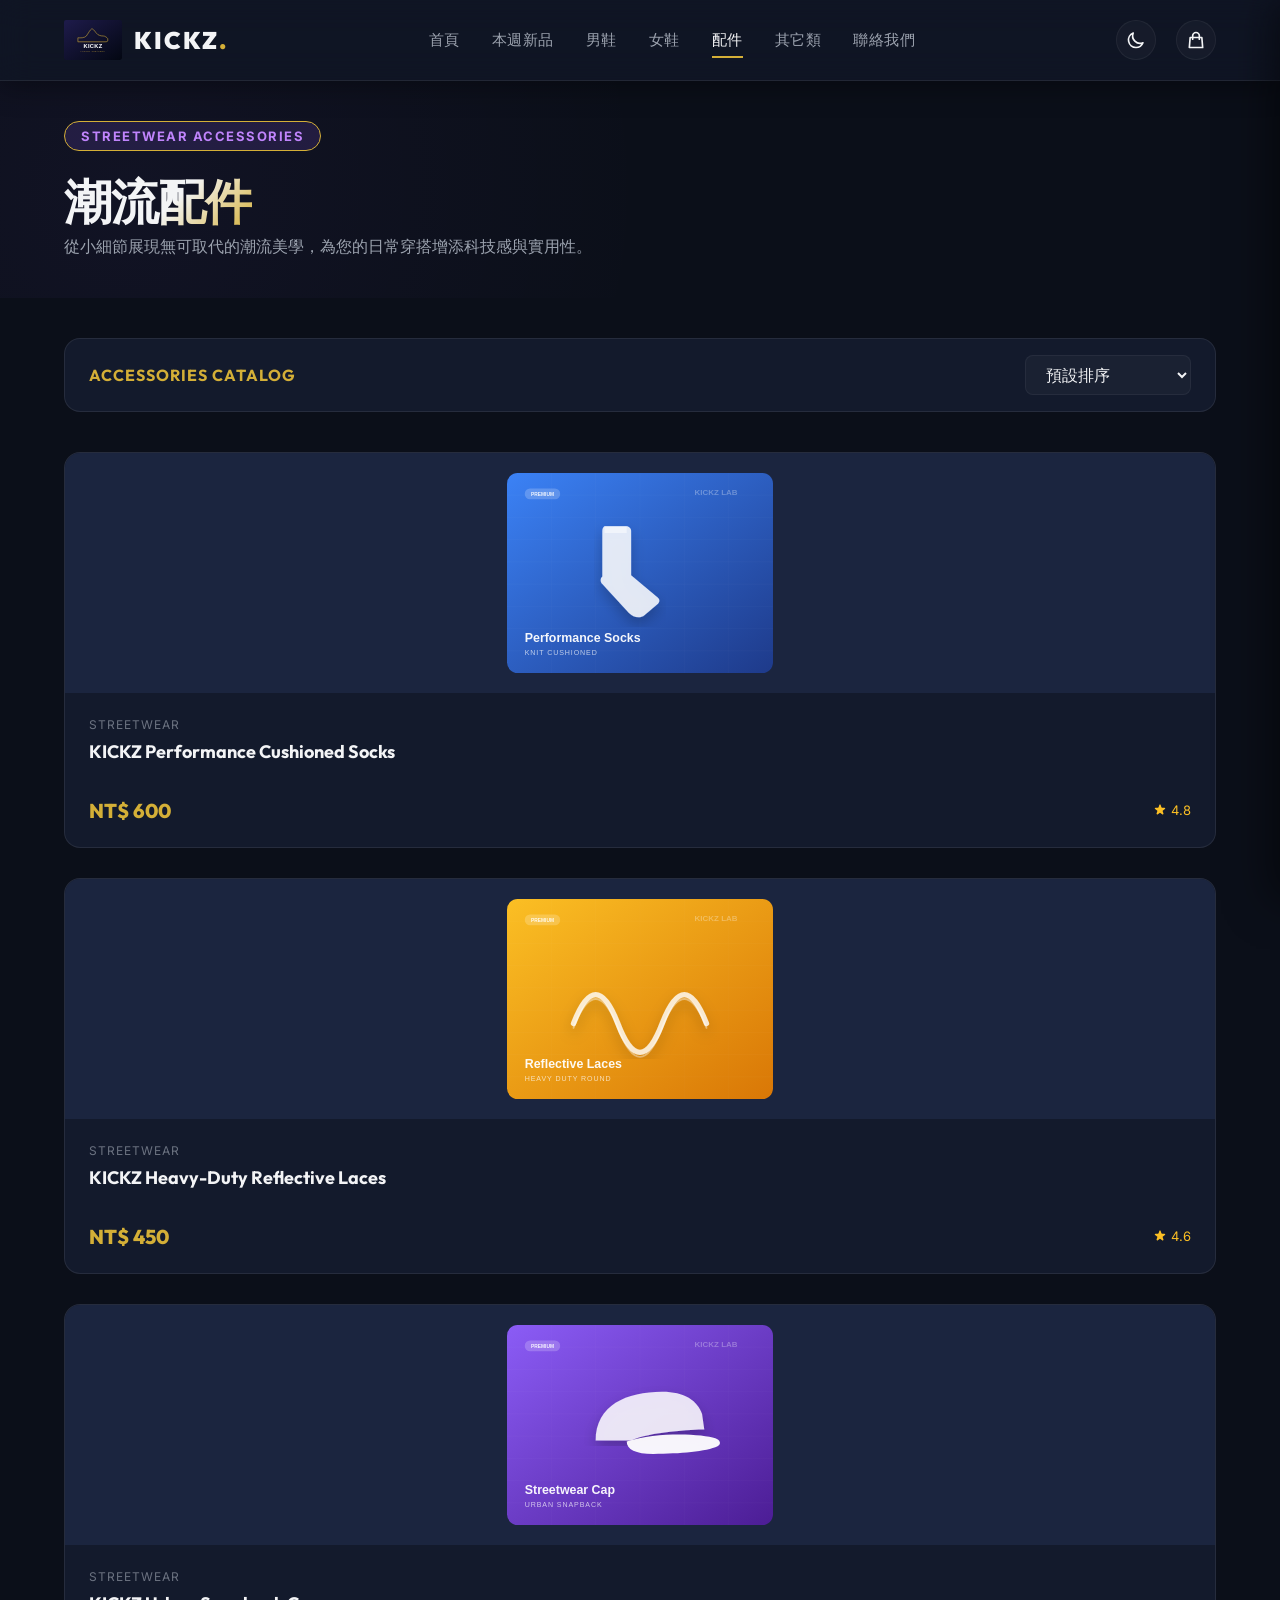
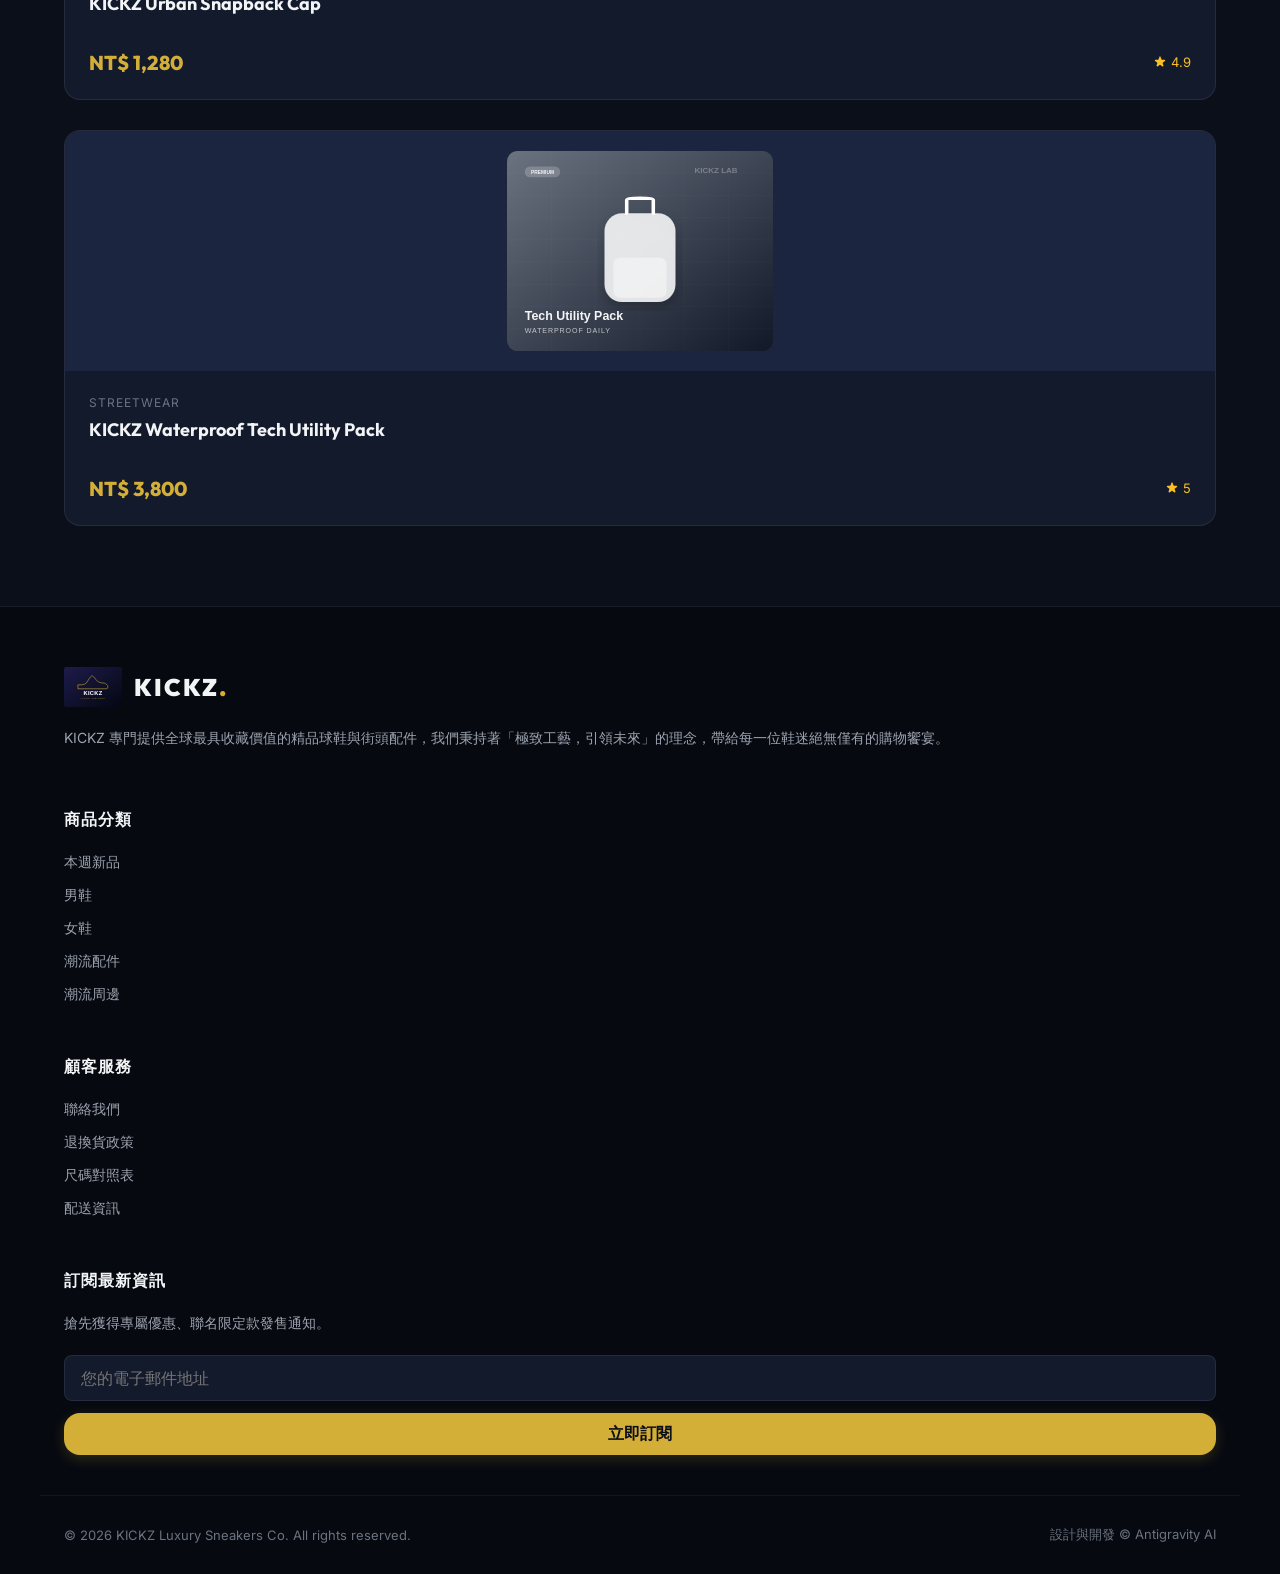
<file: accessories.html>
<!DOCTYPE html>
<html lang="zh-Hant">
<head>
  <meta charset="UTF-8">
  <meta name="viewport" content="width=device-width, initial-scale=1.0">
  <title>潮流配件 | KICKZ | 頂級球鞋專賣店</title>
  <meta name="description" content="選購 KICKZ 潮流機能緩震襪、反光鞋帶、羊毛聯名棒球帽與防潑水機能背包。">
  <link rel="stylesheet" href="style.css">
</head>
<body>

  <!-- Header -->
  <header>
    <div class="container header-container">
      <a href="index.html" class="logo">
        <img src="assets/logo.svg" alt="KICKZ LOGO">
        <span>KICKZ<span class="logo-accent">.</span></span>
      </a>
      
      <nav>
        <a href="index.html">首頁</a>
        <a href="new-arrivals.html">本週新品</a>
        <a href="mens.html">男鞋</a>
        <a href="womens.html">女鞋</a>
        <a href="accessories.html" class="active">配件</a>
        <a href="others.html">其它類</a>
        <a href="contact.html">聯絡我們</a>
      </nav>

      <div class="header-actions">
        <a href="#" id="theme-toggle" class="icon-btn" title="切換主題">
          <svg style="width: 20px; height: 20px;" fill="none" stroke="currentColor" viewBox="0 0 24 24" xmlns="http://www.w3.org/2000/svg"><path stroke-linecap="round" stroke-linejoin="round" stroke-width="2" d="M20.354 15.354A9 9 0 018.646 3.646 9.003 9.003 0 0012 21a9.003 9.003 0 008.354-5.646z"></path></svg>
        </a>
        <a href="#" id="cart-btn" class="icon-btn" title="購物車">
          <svg style="width: 20px; height: 20px;" fill="none" stroke="currentColor" viewBox="0 0 24 24" xmlns="http://www.w3.org/2000/svg"><path stroke-linecap="round" stroke-linejoin="round" stroke-width="2" d="M16 11V7a4 4 0 00-8 0v4M5 9h14l1 12H4L5 9z"></path></svg>
          <span id="cart-badge" class="badge" style="display: none;">0</span>
        </a>
      </div>
    </div>
  </header>

  <!-- Banner -->
  <section class="hero" style="padding: 40px 0; background: radial-gradient(circle at 10% 50%, rgba(139, 92, 246, 0.05), transparent 45%);">
    <div class="container">
      <span class="hero-tag" style="background: rgba(139, 92, 246, 0.15); border-color: var(--primary); color: #c084fc;">STREETWEAR ACCESSORIES</span>
      <h1 class="hero-title" style="font-size: 48px; margin-bottom: 8px;">潮流<span>配件</span></h1>
      <p style="color: var(--text-secondary);">從小細節展現無可取代的潮流美學，為您的日常穿搭增添科技感與實用性。</p>
    </div>
  </section>

  <!-- Filter & Sort Bar -->
  <section class="container" style="margin-top: 40px;">
    <div class="filter-bar">
      <div class="filters-left">
        <span style="font-family: var(--font-display); font-weight: 700; color: var(--primary); letter-spacing: 1px;">ACCESSORIES CATALOG</span>
      </div>
      <div>
        <select class="sort-select" id="sort-select" onchange="sortProducts()">
          <option value="default">預設排序</option>
          <option value="price-asc">價格：由低到高</option>
          <option value="price-desc">價格：由高到低</option>
          <option value="rating">評價：由高到低</option>
        </select>
      </div>
    </div>

    <!-- Product Grid -->
    <div class="product-grid" id="products-grid">
      <!-- Injected by JS -->
    </div>
  </section>

  <!-- Footer -->
  <footer>
    <div class="container footer-grid">
      <div class="footer-col">
        <a href="index.html" class="logo" style="margin-bottom: 20px;">
          <img src="assets/logo.svg" alt="KICKZ">
          <span>KICKZ<span class="logo-accent">.</span></span>
        </a>
        <p>KICKZ 專門提供全球最具收藏價值的精品球鞋與街頭配件，我們秉持著「極致工藝，引領未來」的理念，帶給每一位鞋迷絕無僅有的購物饗宴。</p>
      </div>
      <div class="footer-col">
        <h3>商品分類</h3>
        <ul>
          <li><a href="new-arrivals.html">本週新品</a></li>
          <li><a href="mens.html">男鞋</a></li>
          <li><a href="womens.html">女鞋</a></li>
          <li><a href="accessories.html">潮流配件</a></li>
          <li><a href="others.html">潮流周邊</a></li>
        </ul>
      </div>
      <div class="footer-col">
        <h3>顧客服務</h3>
        <ul>
          <li><a href="contact.html">聯絡我們</a></li>
          <li><a href="#">退換貨政策</a></li>
          <li><a href="#">尺碼對照表</a></li>
          <li><a href="#">配送資訊</a></li>
        </ul>
      </div>
      <div class="footer-col footer-newsletter">
        <h3>訂閱最新資訊</h3>
        <p>搶先獲得專屬優惠、聯名限定款發售通知。</p>
        <input type="email" placeholder="您的電子郵件地址">
        <button class="btn btn-primary" style="width: 100%; padding: 10px;">立即訂閱</button>
      </div>
    </div>
    <div class="container footer-bottom">
      <p>&copy; 2026 KICKZ Luxury Sneakers Co. All rights reserved.</p>
      <p>設計與開發 &copy; Antigravity AI</p>
    </div>
  </footer>

  <!-- Shopping Cart Drawer Overlay -->
  <div id="cart-overlay" class="cart-overlay"></div>
  
  <!-- Shopping Cart Drawer -->
  <div id="cart-drawer" class="cart-drawer">
    <div class="cart-header">
      <div class="cart-title">購物車清單</div>
      <button id="cart-close" class="cart-close-btn">&times;</button>
    </div>
    <div class="cart-items" id="cart-items-container">
      <!-- Injected by JS -->
    </div>
    <div class="cart-footer">
      <div class="cart-summary-row">
        <span class="cart-total-label">總計金額:</span>
        <span class="cart-total-price" id="cart-total-price">NT$ 0</span>
      </div>
      <button class="btn btn-primary" style="width: 100%;" onclick="showToast('感謝您的購買！此為展示專案，結帳功能已模擬完成。')">立即結帳</button>
    </div>
  </div>

  <!-- Scripts -->
  <script src="products.js"></script>
  <script src="app.js"></script>
  <script>
    let currentSort = 'default';
    
    document.addEventListener('DOMContentLoaded', () => {
      renderProducts();
    });

    function sortProducts() {
      currentSort = document.getElementById('sort-select').value;
      renderProducts();
    }

    function renderProducts() {
      const grid = document.getElementById('products-grid');
      let items = getProductsByCategory('accessories');
      
      // Sort
      if (currentSort === 'price-asc') {
        items.sort((a, b) => a.price - b.price);
      } else if (currentSort === 'price-desc') {
        items.sort((a, b) => b.price - a.price);
      } else if (currentSort === 'rating') {
        items.sort((a, b) => b.rating - a.rating);
      }
      
      let html = '';
      items.forEach(product => {
        html += `
          <div class="product-card">
            ${product.isNew ? '<span class="badge-tag badge-new">NEW</span>' : product.isFeatured ? '<span class="badge-tag badge-featured">HOT</span>' : ''}
            <div class="product-img-container">
              <img src="${product.image}" alt="${product.name}">
            </div>
            <div class="product-info">
              <span class="product-cat">STREETWEAR</span>
              <a href="product.html?id=${product.id}" class="product-name">${product.name}</a>
              <div class="product-meta">
                <span class="product-price">NT$ ${product.price.toLocaleString()}</span>
                <span class="product-rating">
                  <svg viewBox="0 0 20 20" xmlns="http://www.w3.org/2000/svg"><path d="M9.049 2.927c.3-.921 1.603-.921 1.902 0l1.07 3.292a1 1 0 00.95.69h3.462c.969 0 1.371 1.24.588 1.81l-2.8 2.034a1 1 0 00-.364 1.118l1.07 3.292c.3.921-.755 1.688-1.54 1.118l-2.8-2.034a1 1 0 00-1.175 0l-2.8 2.034c-.784.57-1.838-.197-1.539-1.118l1.07-3.292a1 1 0 00-.364-1.118L2.98 8.72c-.783-.57-.38-1.81.588-1.81h3.461a1 1 0 00.951-.69l1.07-3.292z"/></svg>
                  <span>${product.rating}</span>
                </span>
              </div>
            </div>
          </div>
        `;
      });
      
      grid.innerHTML = html;
    }
  </script>
</body>
</html>
</file>
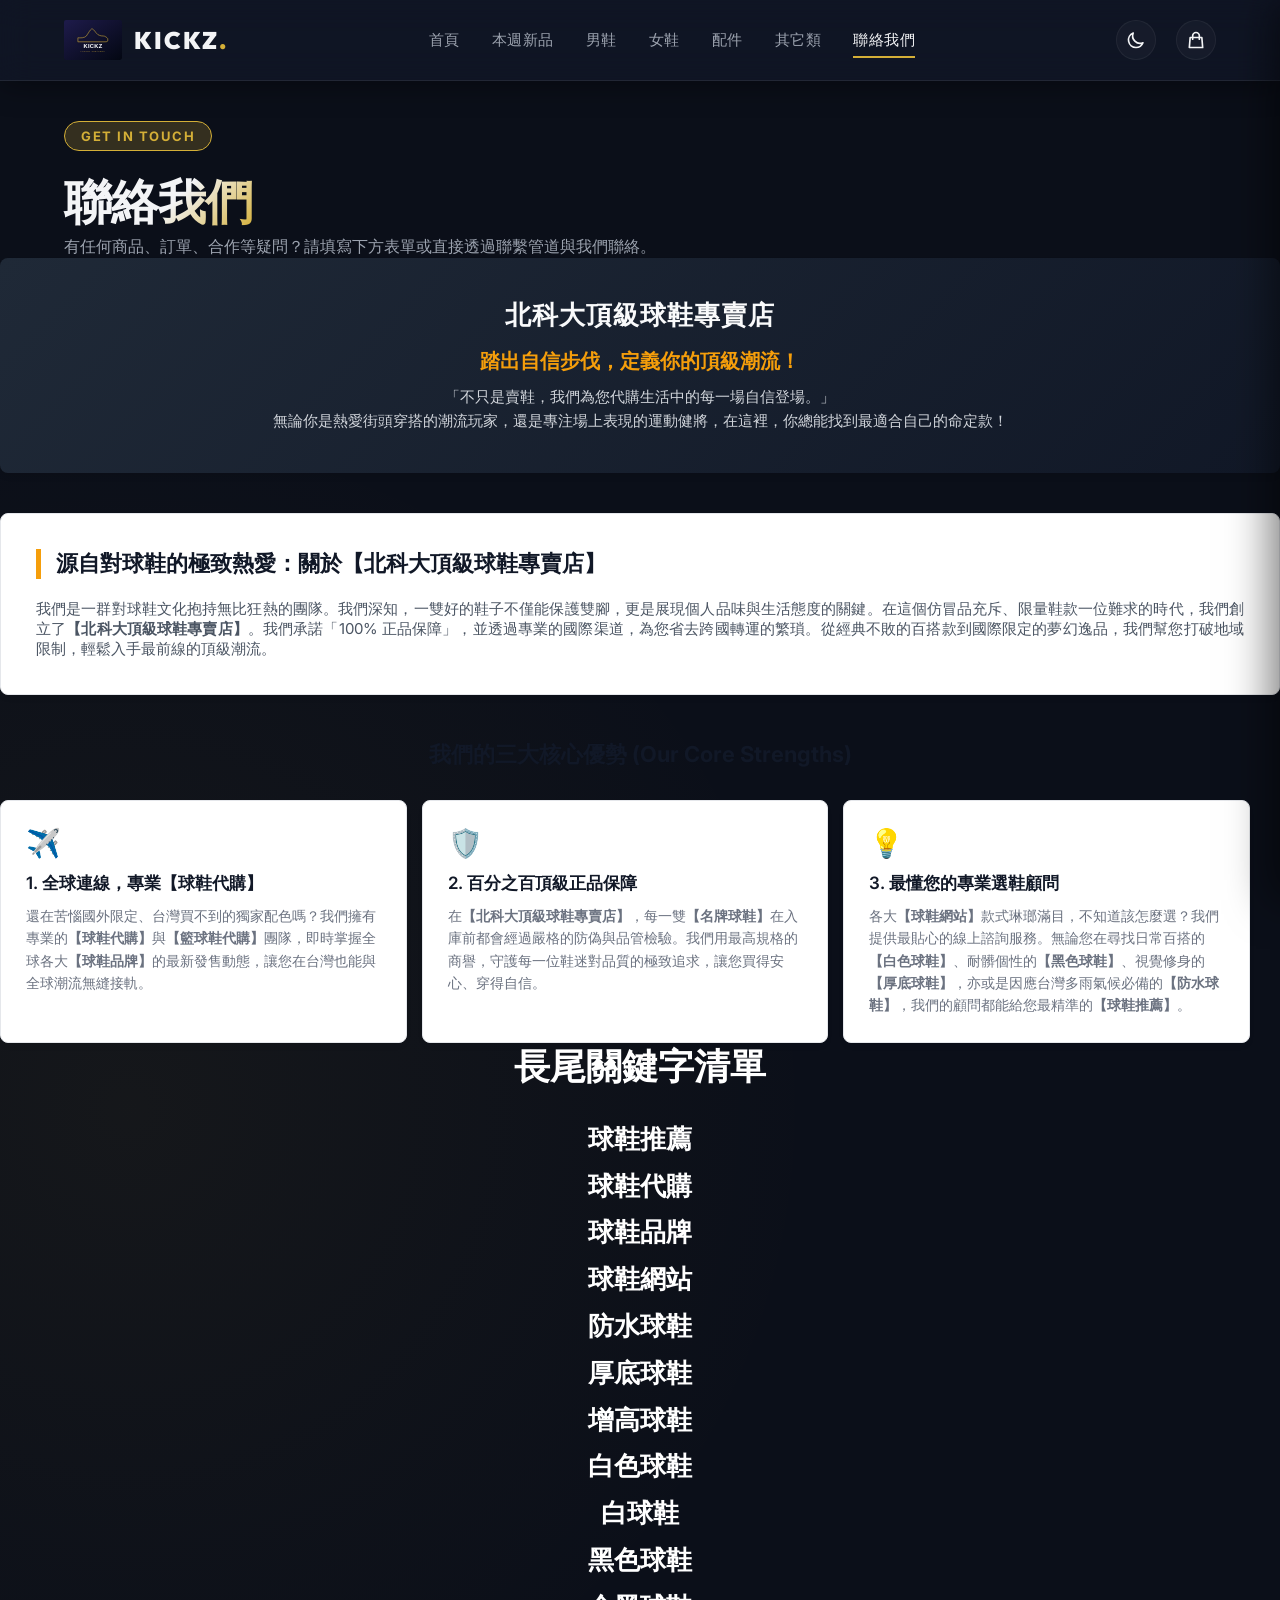
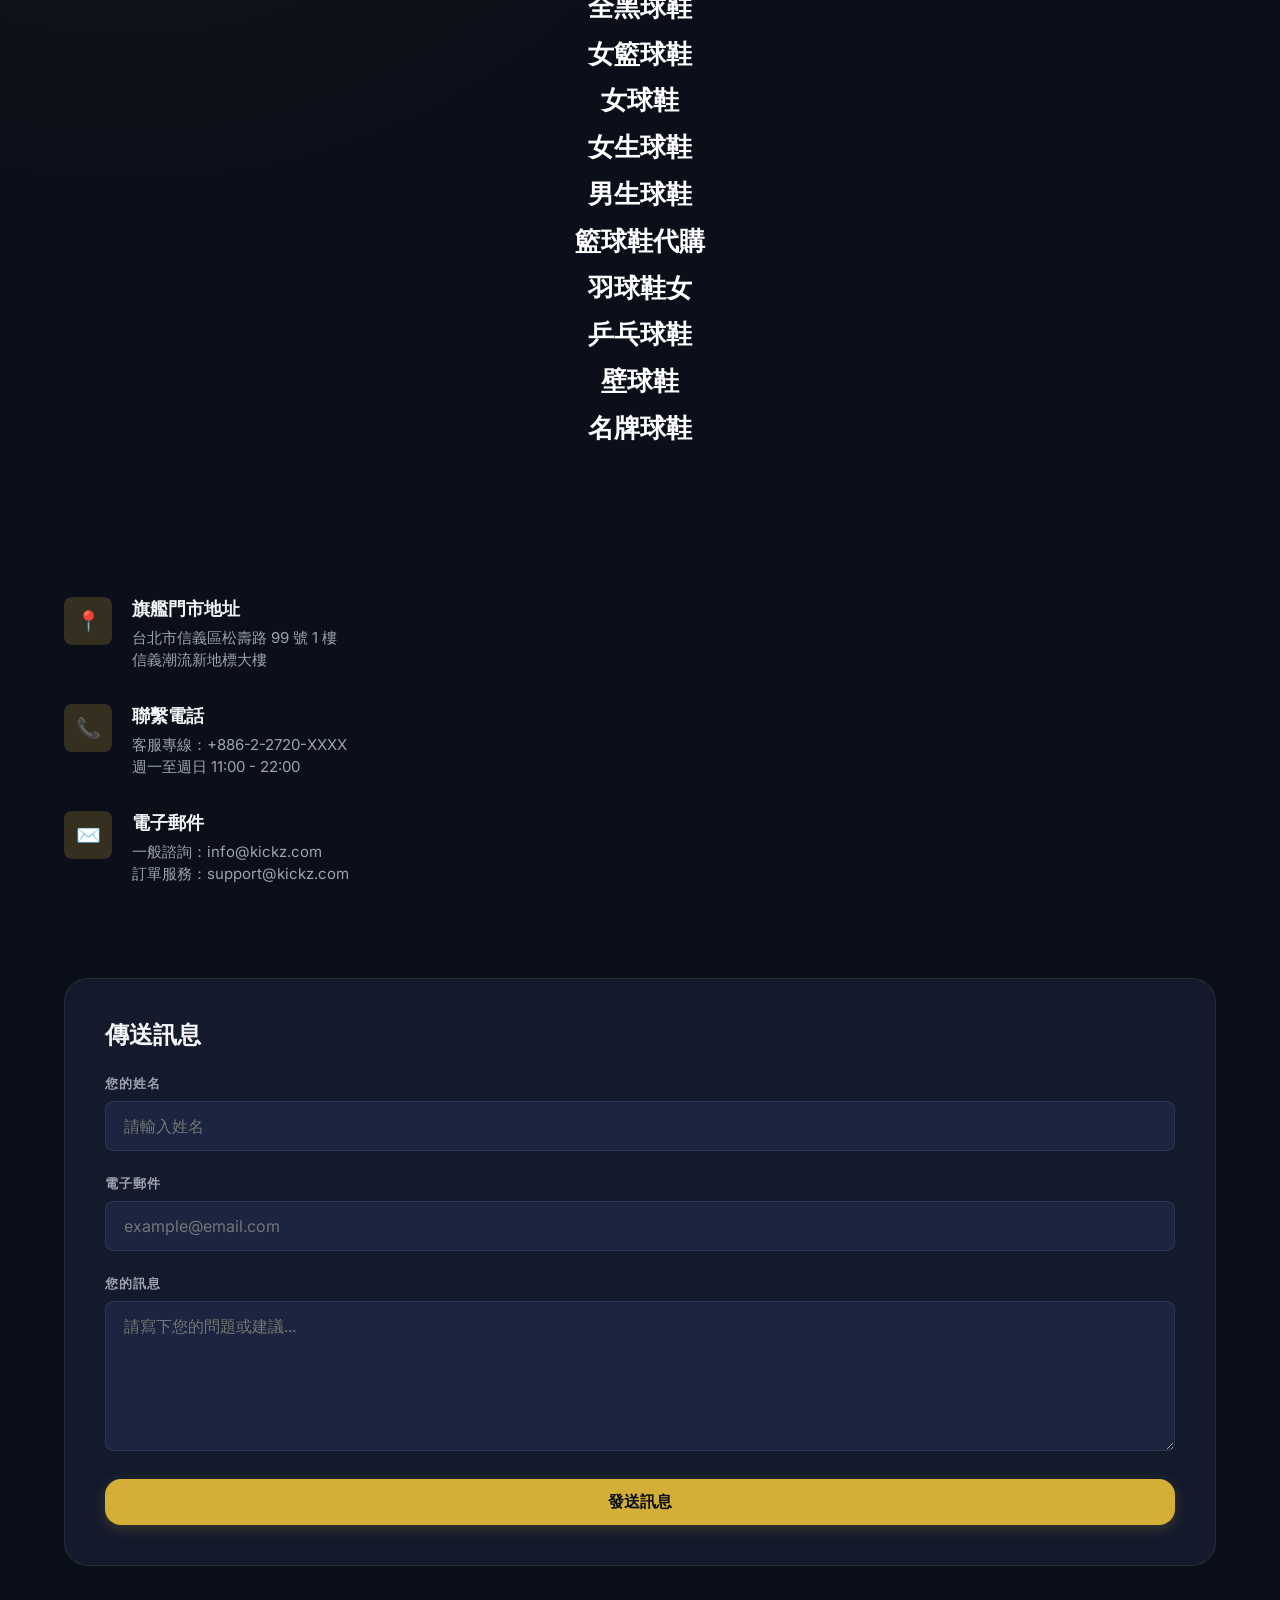
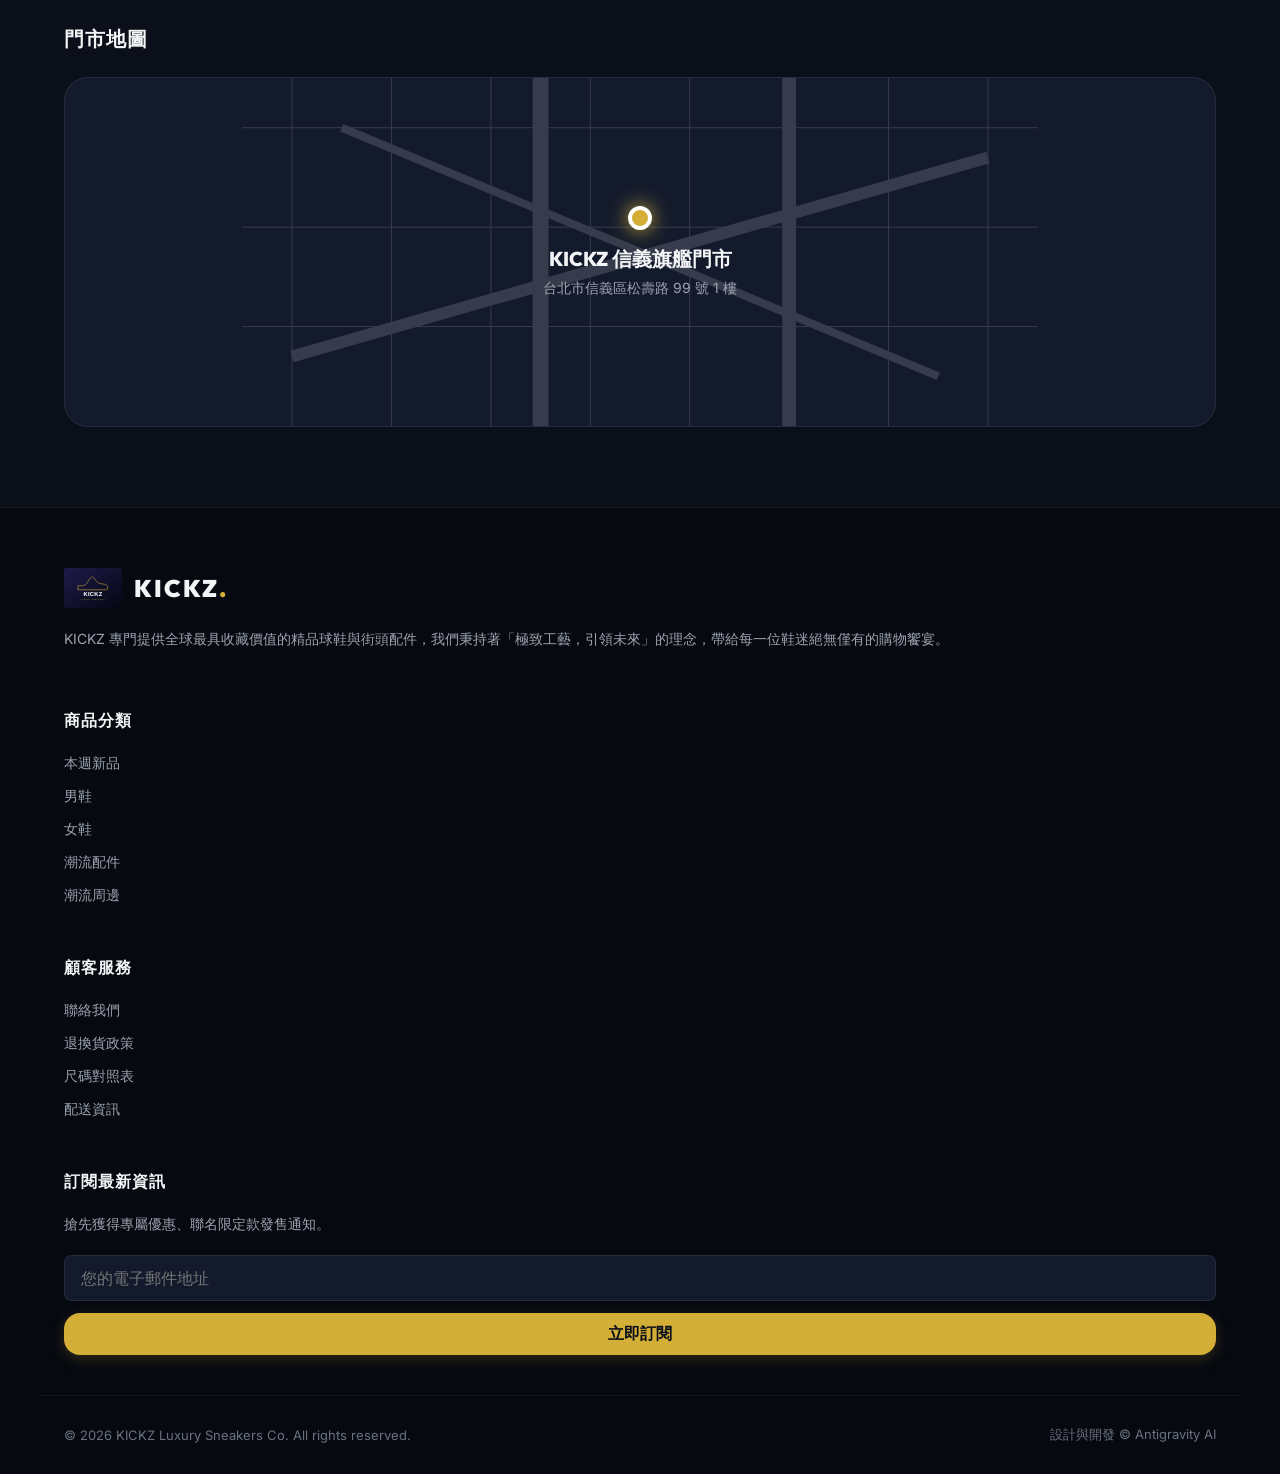
<file: contact.html>
<!DOCTYPE html>
<html lang="zh-Hant">
<head>
  <meta charset="UTF-8">
  <meta name="viewport" content="width=device-width, initial-scale=1.0">
  <title>聯絡我們 | KICKZ | 頂級球鞋專賣店</title>
  <meta name="description" content="有任何關於球鞋、尺碼、出貨等疑問？隨時聯絡 KICKZ 團隊，我們將竭誠為您服務。">
  <link rel="stylesheet" href="style.css">
</head>
<body>

  <!-- Header -->
  <header>
    <div class="container header-container">
      <a href="index.html" class="logo">
        <img src="assets/logo.svg" alt="KICKZ LOGO">
        <span>KICKZ<span class="logo-accent">.</span></span>
      </a>
      
      <nav>
        <a href="index.html">首頁</a>
        <a href="new-arrivals.html">本週新品</a>
        <a href="mens.html">男鞋</a>
        <a href="womens.html">女鞋</a>
        <a href="accessories.html">配件</a>
        <a href="others.html">其它類</a>
        <a href="contact.html" class="active">聯絡我們</a>
      </nav>

      <div class="header-actions">
        <a href="#" id="theme-toggle" class="icon-btn" title="切換主題">
          <svg style="width: 20px; height: 20px;" fill="none" stroke="currentColor" viewBox="0 0 24 24" xmlns="http://www.w3.org/2000/svg"><path stroke-linecap="round" stroke-linejoin="round" stroke-width="2" d="M20.354 15.354A9 9 0 018.646 3.646 9.003 9.003 0 0012 21a9.003 9.003 0 008.354-5.646z"></path></svg>
        </a>
        <a href="#" id="cart-btn" class="icon-btn" title="購物車">
          <svg style="width: 20px; height: 20px;" fill="none" stroke="currentColor" viewBox="0 0 24 24" xmlns="http://www.w3.org/2000/svg"><path stroke-linecap="round" stroke-linejoin="round" stroke-width="2" d="M16 11V7a4 4 0 00-8 0v4M5 9h14l1 12H4L5 9z"></path></svg>
          <span id="cart-badge" class="badge" style="display: none;">0</span>
        </a>
      </div>
    </div>
  </header>

  <!-- Banner -->
  <section class="hero" style="padding: 40px 0; background: radial-gradient(circle at 10% 50%, rgba(212, 175, 55, 0.05), transparent 45%);">
    <div class="container">
      <span class="hero-tag">GET IN TOUCH</span>
      <h1 class="hero-title" style="font-size: 48px; margin-bottom: 8px;">聯絡<span>我們</span></h1>
      <p style="color: var(--text-secondary);">有任何商品、訂單、合作等疑問？請填寫下方表單或直接透過聯繫管道與我們聯絡。</p>
    </div>
    <div style="background: linear-gradient(135deg, #1f2937 0%, #111827 100%); color: #ffffff; padding: 40px 30px; text-align: center; border-radius: 8px; margin-bottom: 40px; box-shadow: 0 4px 6px -1px rgba(0,0,0,0.1);">
        <h3 style="font-size: 26px; margin: 0 0 15px 0; font-weight: 800; letter-spacing: 1px; color: #f9fafb;">
            北科大頂級球鞋專賣店
        </h3>
        <p style="font-size: 20px; color: #f59e0b; margin: 0 0 10px 0; font-weight: 600;">
            踏出自信步伐，定義你的頂級潮流！
        </p>
        <p style="font-size: 15px; color: #d1d5db; max-width: 750px; margin: 0 auto; line-height: 1.6;">
            「不只是賣鞋，我們為您代購生活中的每一場自信登場。」<br>
            無論你是熱愛街頭穿搭的潮流玩家，還是專注場上表現的運動健將，在這裡，你總能找到最適合自己的命定款！
        </p>
    </div>
    <div style="background-color: #ffffff; padding: 35px; border-radius: 8px; box-shadow: 0 4px 6px -1px rgba(0,0,0,0.05); margin-bottom: 45px; border: 1px solid #e5e7eb;">
        <h2 style="font-size: 22px; color: #111827; margin-top: 0; margin-bottom: 20px; border-left: 5px solid #f59e0b; padding-left: 15px; font-weight: 700;">
            源自對球鞋的極致熱愛：關於【北科大頂級球鞋專賣店】
        </h2>
        <p style="font-size: 15px; color: #4b5563; text-align: justify; margin: 0;">
            我們是一群對球鞋文化抱持無比狂熱的團隊。我們深知，一雙好的鞋子不僅能保護雙腳，更是展現個人品味與生活態度的關鍵。在這個仿冒品充斥、限量鞋款一位難求的時代，我們創立了<strong>【北科大頂級球鞋專賣店】</strong>。我們承諾「100% 正品保障」，並透過專業的國際渠道，為您省去跨國轉運的繁瑣。從經典不敗的百搭款到國際限定的夢幻逸品，我們幫您打破地域限制，輕鬆入手最前線的頂級潮流。
        </p>
    </div>
    <div style="margin-bottom: 45px;">
        <h2 style="font-size: 22px; color: #111827; text-align: center; margin-bottom: 30px; font-weight: 700;">
            我們的三大核心優勢 (Our Core Strengths)
        </h2>
        
        <div style="display: table; width: 100%; table-layout: fixed; border-spacing: 15px 0; margin: 0 -15px;">
            <!-- 優勢 1 -->
            <div style="display: table-cell; background-color: #ffffff; padding: 25px; border-radius: 8px; box-shadow: 0 4px 6px -1px rgba(0,0,0,0.05); border: 1px solid #e5e7eb; vertical-align: top;">
                <div style="font-size: 28px; margin-bottom: 12px;">✈️</div>
                <h3 style="font-size: 17px; color: #111827; margin: 0 0 10px 0; font-weight: 600;">
                    1. 全球連線，專業【球鞋代購】
                </h3>
                <p style="font-size: 14px; color: #6b7280; margin: 0; line-height: 1.6;">
                    還在苦惱國外限定、台灣買不到的獨家配色嗎？我們擁有專業的<strong>【球鞋代購】</strong>與<strong>【籃球鞋代購】</strong>團隊，即時掌握全球各大<strong>【球鞋品牌】</strong>的最新發售動態，讓您在台灣也能與全球潮流無縫接軌。
                </p>
            </div>
            <!-- 優勢 2 -->
            <div style="display: table-cell; background-color: #ffffff; padding: 25px; border-radius: 8px; box-shadow: 0 4px 6px -1px rgba(0,0,0,0.05); border: 1px solid #e5e7eb; vertical-align: top;">
                <div style="font-size: 28px; margin-bottom: 12px;">🛡️</div>
                <h3 style="font-size: 17px; color: #111827; margin: 0 0 10px 0; font-weight: 600;">
                    2. 百分之百頂級正品保障
                </h3>
                <p style="font-size: 14px; color: #6b7280; margin: 0; line-height: 1.6;">
                    在<strong>【北科大頂級球鞋專賣店】</strong>，每一雙<strong>【名牌球鞋】</strong>在入庫前都會經過嚴格的防偽與品管檢驗。我們用最高規格的商譽，守護每一位鞋迷對品質的極致追求，讓您買得安心、穿得自信。
                </p>
            </div>
            
            <!-- 優勢 3 -->
            <div style="display: table-cell; background-color: #ffffff; padding: 25px; border-radius: 8px; box-shadow: 0 4px 6px -1px rgba(0,0,0,0.05); border: 1px solid #e5e7eb; vertical-align: top;">
                <div style="font-size: 28px; margin-bottom: 12px;">💡</div>
                <h3 style="font-size: 17px; color: #111827; margin: 0 0 10px 0; font-weight: 600;">
                    3. 最懂您的專業選鞋顧問
                </h3>
                <p style="font-size: 14px; color: #6b7280; margin: 0; line-height: 1.6;">
                    各大<strong>【球鞋網站】</strong>款式琳瑯滿目，不知道該怎麼選？我們提供最貼心的線上諮詢服務。無論您在尋找日常百搭的<strong>【白色球鞋】</strong>、耐髒個性的<strong>【黑色球鞋】</strong>、視覺修身的<strong>【厚底球鞋】</strong>，亦或是因應台灣多雨氣候必備的<strong>【防水球鞋】</strong>，我們的顧問都能給您最精準的<strong>【球鞋推薦】</strong>。
                </p>
            </div>
            
        </div>
        <div style="text-align: center; color: #ffffff;">
        <h2 style="font-size: 36px; font-weight: bold; margin-top: 0; margin-bottom: 24px; font-family: 'PingFang TC', 'Microsoft JhengHei', sans-serif;">
            長尾關鍵字清單
        </h2>
        <div style="font-size: 26px; font-weight: bold; line-height: 1.8; font-family: 'PingFang TC', 'Microsoft JhengHei', sans-serif;">
            球鞋推薦<br>
            球鞋代購<br>
            球鞋品牌<br>
            球鞋網站<br>
            防水球鞋<br>
            厚底球鞋<br>
            增高球鞋<br>
            白色球鞋<br>
            白球鞋<br>
            黑色球鞋<br>
            全黑球鞋<br>
            女籃球鞋<br>
            女球鞋<br>
            女生球鞋<br>
            男生球鞋<br>
            籃球鞋代購<br>
            羽球鞋女<br>
            乒乓球鞋<br>
            壁球鞋<br>
            名牌球鞋
        </div>
    </div>
    </div>
  </section>

  <!-- Contact Form & Info Section -->
  <section class="container">
    <div class="contact-grid">
      <!-- Contact Info Panel -->
      <div class="contact-info-panel">
        <div class="contact-item">
          <div class="contact-icon">📍</div>
          <div>
            <h4>旗艦門市地址</h4>
            <p>台北市信義區松壽路 99 號 1 樓<br>信義潮流新地標大樓</p>
          </div>
        </div>
        <div class="contact-item">
          <div class="contact-icon">📞</div>
          <div>
            <h4>聯繫電話</h4>
            <p>客服專線：+886-2-2720-XXXX<br>週一至週日 11:00 - 22:00</p>
          </div>
        </div>
        <div class="contact-item">
          <div class="contact-icon">✉️</div>
          <div>
            <h4>電子郵件</h4>
            <p>一般諮詢：info@kickz.com<br>訂單服務：support@kickz.com</p>
          </div>
        </div>
      </div>

      <!-- Contact Form Panel -->
      <div class="contact-form">
        <h3 style="font-family: var(--font-display); font-size: 24px; font-weight: 800; margin-bottom: 24px;">傳送<span>訊息</span></h3>
        <form id="feedback-form" onsubmit="handleContactSubmit(event)">
          <div class="form-group">
            <label for="name">您的姓名</label>
            <input type="text" id="name" class="form-input" placeholder="請輸入姓名" required>
          </div>
          <div class="form-group">
            <label for="email">電子郵件</label>
            <input type="email" id="email" class="form-input" placeholder="example@email.com" required>
          </div>
          <div class="form-group">
            <label for="message">您的訊息</label>
            <textarea id="message" class="form-input" placeholder="請寫下您的問題或建議..." required></textarea>
          </div>
          <button type="submit" class="btn btn-primary" style="width: 100%;">發送訊息</button>
        </form>
      </div>
    </div>
  </section>

  <!-- Interactive Mock Map Section -->
  <section class="container" style="margin-bottom: 80px;">
    <h3 style="font-family: var(--font-display); font-size: 20px; font-weight: 800; margin-bottom: 24px; text-transform: uppercase; letter-spacing: 1px;">門市<span>地圖</span></h3>
    <div style="width: 100%; height: 350px; background: var(--bg-secondary); border: 1px solid var(--glass-border); border-radius: var(--border-radius-lg); position: relative; overflow: hidden; display: flex; align-items: center; justify-content: center;">
      <!-- Styled Vector Map Graphics inside HTML -->
      <svg width="100%" height="100%" viewBox="0 0 800 350" xmlns="http://www.w3.org/2000/svg" style="position: absolute; opacity: 0.15;">
        <path d="M 50,0 L 50,350 M 150,0 L 150,350 M 250,0 L 250,350 M 350,0 L 350,350 M 450,0 L 450,350 M 550,0 L 550,350 M 650,0 L 650,350 M 750,0 L 750,350" stroke="#ffffff" stroke-width="1"/>
        <path d="M 0,50 L 800,50 M 0,150 L 800,150 M 0,250 L 800,250" stroke="#ffffff" stroke-width="1"/>
        <!-- Diagonal roads representing maps -->
        <line x1="100" y1="50" x2="700" y2="300" stroke="#ffffff" stroke-width="8"/>
        <line x1="50" y1="280" x2="750" y2="80" stroke="#ffffff" stroke-width="12"/>
        <line x1="300" y1="0" x2="300" y2="350" stroke="#ffffff" stroke-width="16"/>
        <line x1="550" y1="0" x2="550" y2="350" stroke="#ffffff" stroke-width="14"/>
      </svg>
      <!-- Glowing Location Pin -->
      <div style="position: relative; z-index: 10; text-align: center;">
        <div style="width: 24px; height: 24px; background: var(--primary); border-radius: 50%; margin: 0 auto 16px; border: 4px solid white; box-shadow: 0 0 20px var(--primary); animation: pulse 2s infinite;"></div>
        <h4 style="font-family: var(--font-display); font-size: 20px; font-weight: 800; color: var(--text-primary);">KICKZ 信義旗艦門市</h4>
        <p style="color: var(--text-secondary); font-size: 14px; margin-top: 6px;">台北市信義區松壽路 99 號 1 樓</p>
      </div>
    </div>
  </section>

  <!-- Footer -->
  <footer>
    <div class="container footer-grid">
      <div class="footer-col">
        <a href="index.html" class="logo" style="margin-bottom: 20px;">
          <img src="assets/logo.svg" alt="KICKZ">
          <span>KICKZ<span class="logo-accent">.</span></span>
        </a>
        <p>KICKZ 專門提供全球最具收藏價值的精品球鞋與街頭配件，我們秉持著「極致工藝，引領未來」的理念，帶給每一位鞋迷絕無僅有的購物饗宴。</p>
      </div>
      <div class="footer-col">
        <h3>商品分類</h3>
        <ul>
          <li><a href="new-arrivals.html">本週新品</a></li>
          <li><a href="mens.html">男鞋</a></li>
          <li><a href="womens.html">女鞋</a></li>
          <li><a href="accessories.html">潮流配件</a></li>
          <li><a href="others.html">潮流周邊</a></li>
        </ul>
      </div>
      <div class="footer-col">
        <h3>顧客服務</h3>
        <ul>
          <li><a href="contact.html">聯絡我們</a></li>
          <li><a href="#">退換貨政策</a></li>
          <li><a href="#">尺碼對照表</a></li>
          <li><a href="#">配送資訊</a></li>
        </ul>
      </div>
      <div class="footer-col footer-newsletter">
        <h3>訂閱最新資訊</h3>
        <p>搶先獲得專屬優惠、聯名限定款發售通知。</p>
        <input type="email" placeholder="您的電子郵件地址">
        <button class="btn btn-primary" style="width: 100%; padding: 10px;">立即訂閱</button>
      </div>
    </div>
    <div class="container footer-bottom">
      <p>&copy; 2026 KICKZ Luxury Sneakers Co. All rights reserved.</p>
      <p>設計與開發 &copy; Antigravity AI</p>
    </div>
  </footer>

  <!-- Shopping Cart Drawer Overlay -->
  <div id="cart-overlay" class="cart-overlay"></div>
  
  <!-- Shopping Cart Drawer -->
  <div id="cart-drawer" class="cart-drawer">
    <div class="cart-header">
      <div class="cart-title">購物車清單</div>
      <button id="cart-close" class="cart-close-btn">&times;</button>
    </div>
    <div class="cart-items" id="cart-items-container">
      <!-- Injected by JS -->
    </div>
    <div class="cart-footer">
      <div class="cart-summary-row">
        <span class="cart-total-label">總計金額:</span>
        <span class="cart-total-price" id="cart-total-price">NT$ 0</span>
      </div>
      <button class="btn btn-primary" style="width: 100%;" onclick="showToast('感謝您的購買！此為展示專案，結帳功能已模擬完成。')">立即結帳</button>
    </div>
  </div>

  <style>
    @keyframes pulse {
      0% {
        box-shadow: 0 0 0 0 rgba(212, 175, 55, 0.7);
      }
      70% {
        box-shadow: 0 0 0 15px rgba(212, 175, 55, 0);
      }
      100% {
        box-shadow: 0 0 0 0 rgba(212, 175, 55, 0);
      }
    }
  </style>

  <!-- Scripts -->
  <script src="products.js"></script>
  <script src="app.js"></script>
  <script>
    function handleContactSubmit(event) {
      event.preventDefault();
      const name = document.getElementById('name').value;
      const email = document.getElementById('email').value;
      const message = document.getElementById('message').value;
      
      // Store in localStorage for demonstration
      const feedbacks = JSON.parse(localStorage.getItem('kickz_feedback')) || [];
      feedbacks.push({ name, email, message, date: new Date().toISOString() });
      localStorage.setItem('kickz_feedback', JSON.stringify(feedbacks));
      
      // Notify user
      showToast(`發送成功！感謝 ${name} 的反饋，我們將盡快與您聯繫。`);
      
      // Reset form
      document.getElementById('feedback-form').reset();
    }
  </script>
</body>
</html>
</file>
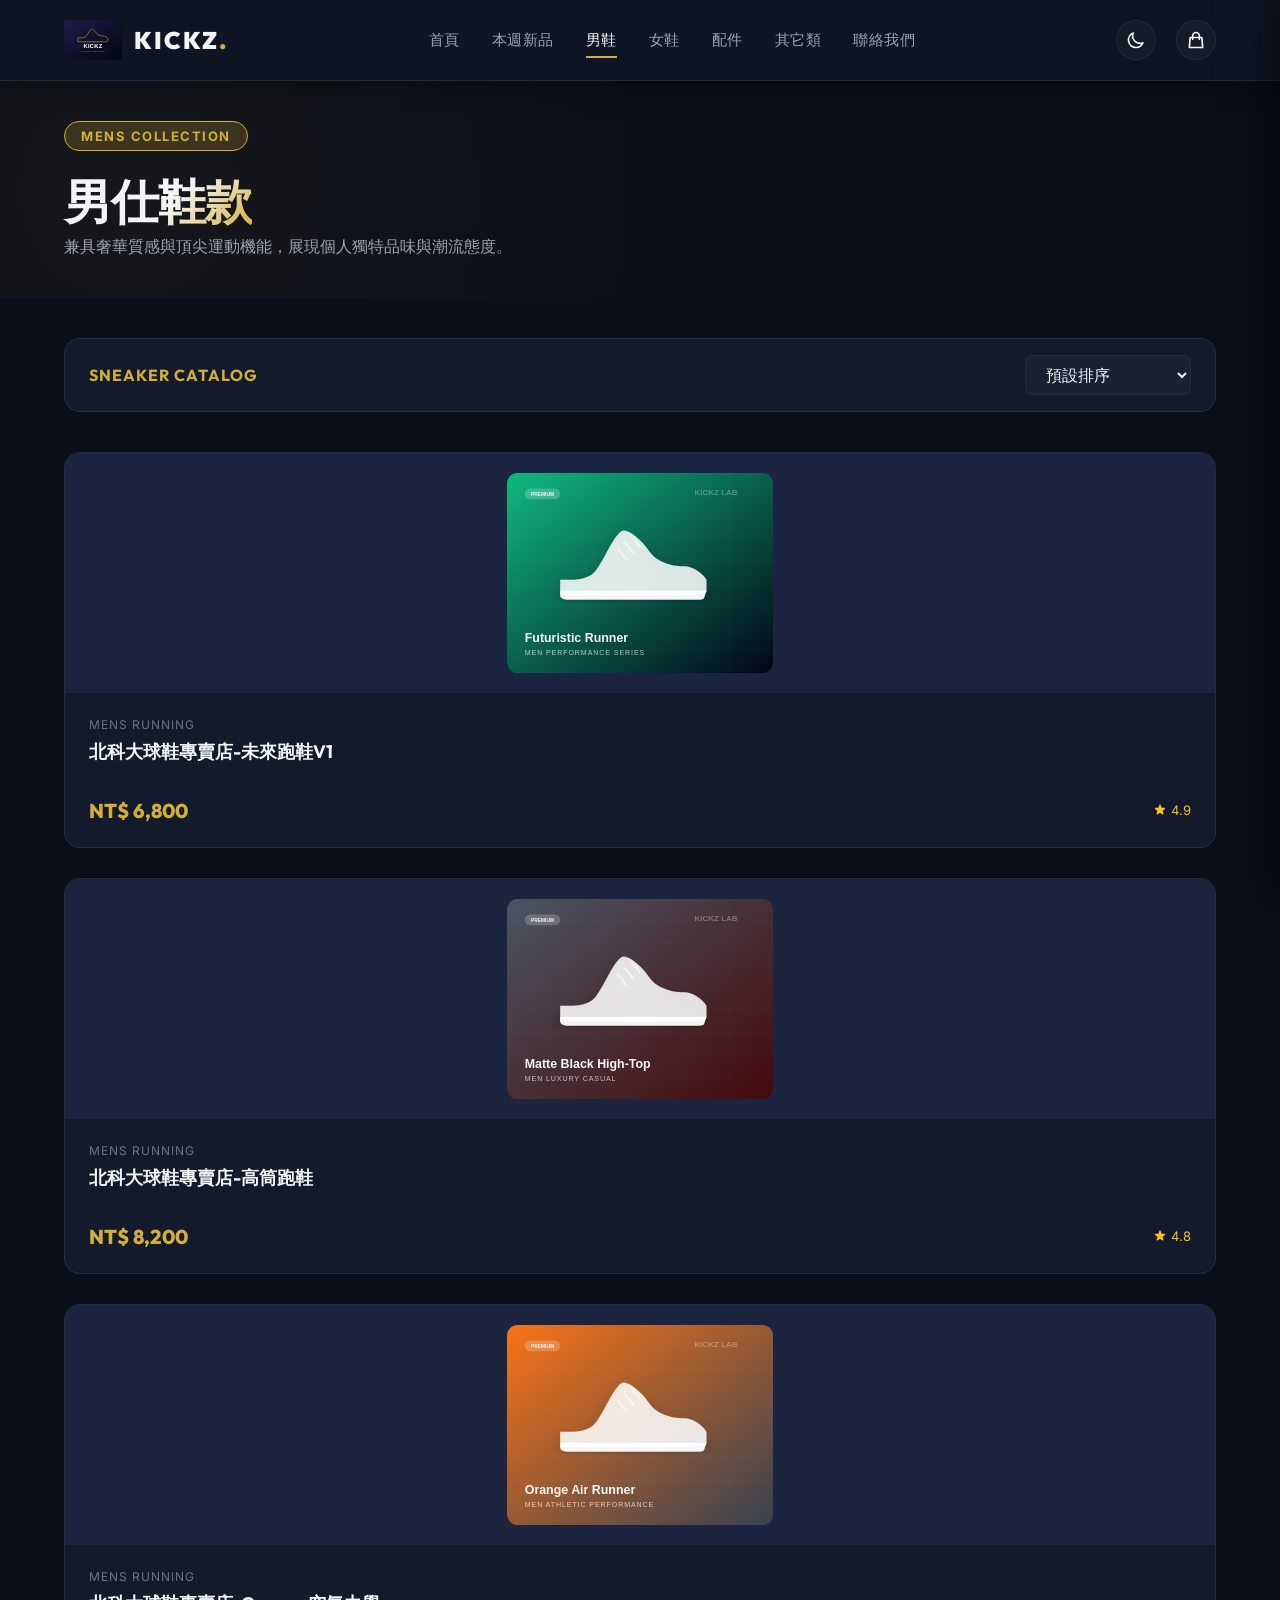
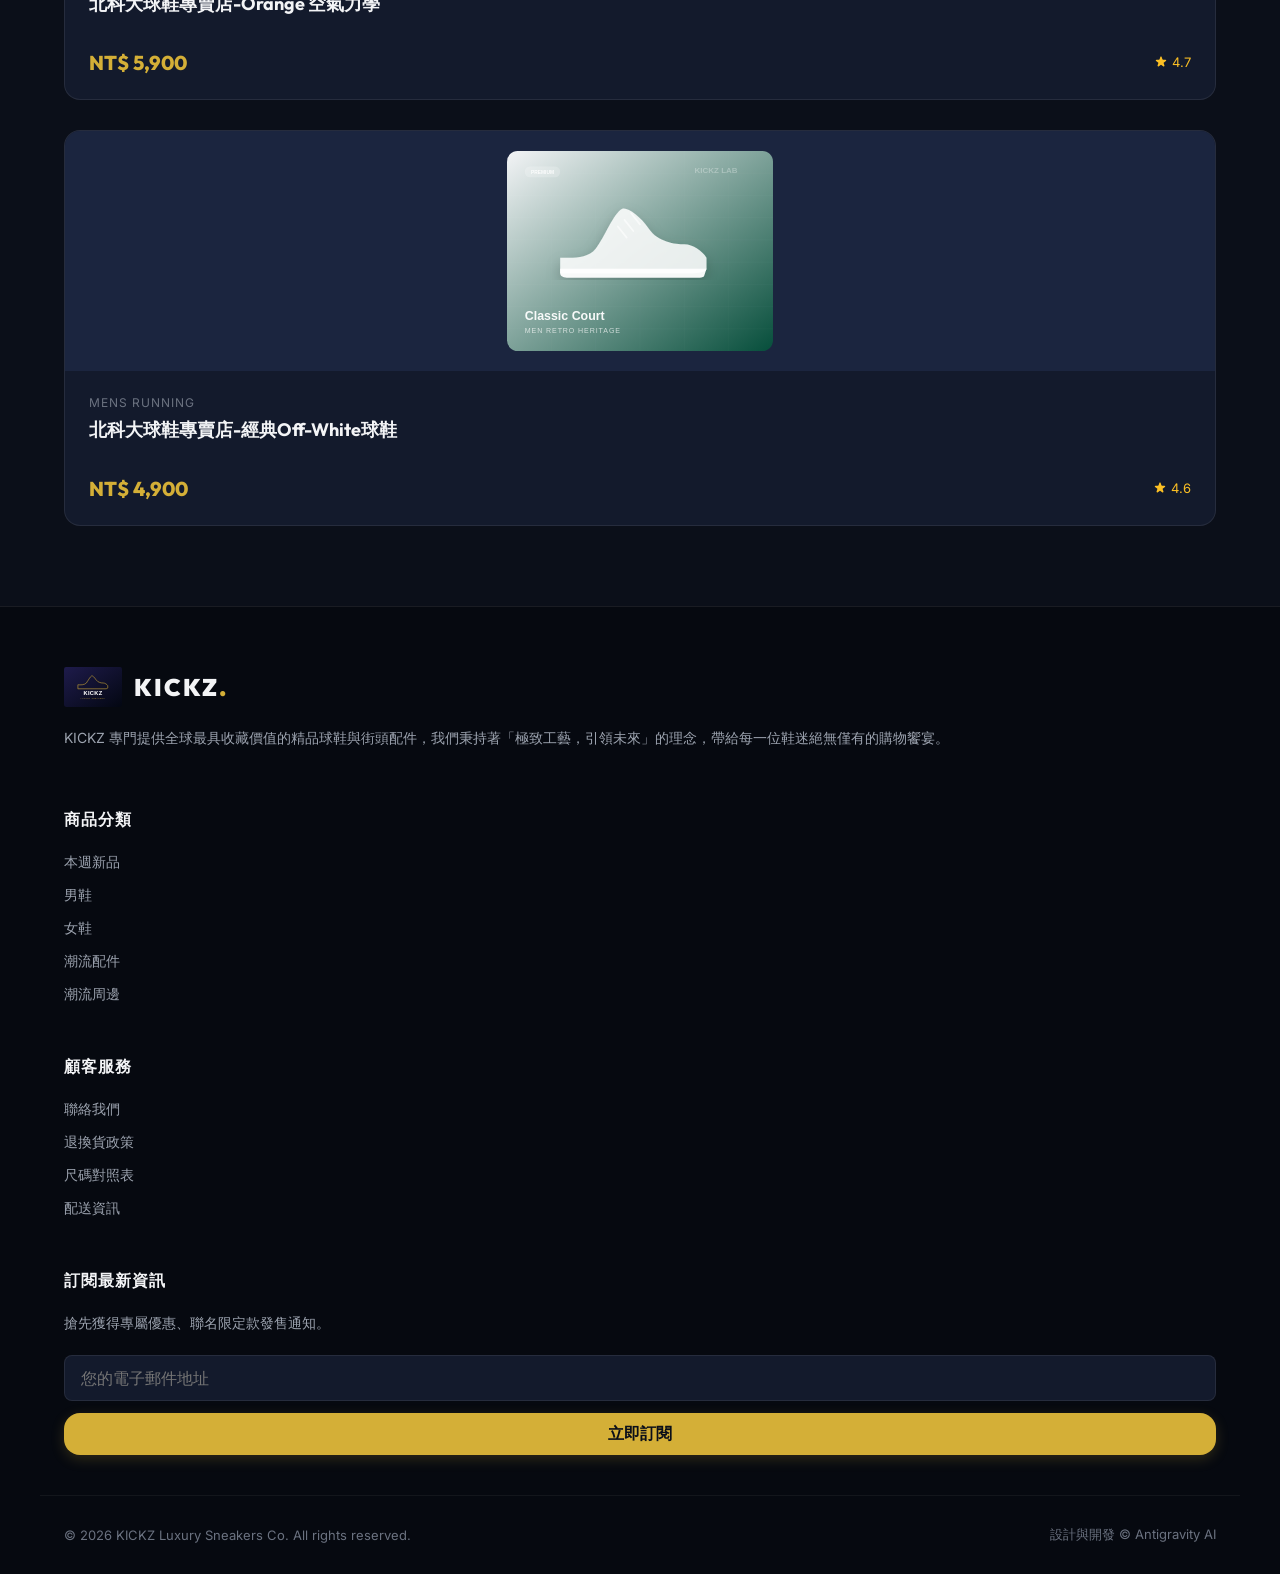
<file: mens.html>
<!DOCTYPE html>
<html lang="zh-Hant">
<head>
  <meta charset="UTF-8">
  <meta name="viewport" content="width=device-width, initial-scale=1.0">
  <title>男仕鞋款 | KICKZ | 頂級球鞋專賣店</title>
  <meta name="description" content="選購 KICKZ 頂級男仕機能跑鞋、奢華高筒鞋與經典復古滑板鞋款。">
  <link rel="stylesheet" href="style.css">
</head>
<body>

  <!-- Header -->
  <header>
    <div class="container header-container">
      <a href="index.html" class="logo">
        <img src="assets/logo.svg" alt="KICKZ LOGO">
        <span>KICKZ<span class="logo-accent">.</span></span>
      </a>
      
      <nav>
        <a href="index.html">首頁</a>
        <a href="new-arrivals.html">本週新品</a>
        <a href="mens.html" class="active">男鞋</a>
        <a href="womens.html">女鞋</a>
        <a href="accessories.html">配件</a>
        <a href="others.html">其它類</a>
        <a href="contact.html">聯絡我們</a>
      </nav>

      <div class="header-actions">
        <a href="#" id="theme-toggle" class="icon-btn" title="切換主題">
          <svg style="width: 20px; height: 20px;" fill="none" stroke="currentColor" viewBox="0 0 24 24" xmlns="http://www.w3.org/2000/svg"><path stroke-linecap="round" stroke-linejoin="round" stroke-width="2" d="M20.354 15.354A9 9 0 018.646 3.646 9.003 9.003 0 0012 21a9.003 9.003 0 008.354-5.646z"></path></svg>
        </a>
        <a href="#" id="cart-btn" class="icon-btn" title="購物車">
          <svg style="width: 20px; height: 20px;" fill="none" stroke="currentColor" viewBox="0 0 24 24" xmlns="http://www.w3.org/2000/svg"><path stroke-linecap="round" stroke-linejoin="round" stroke-width="2" d="M16 11V7a4 4 0 00-8 0v4M5 9h14l1 12H4L5 9z"></path></svg>
          <span id="cart-badge" class="badge" style="display: none;">0</span>
        </a>
      </div>
    </div>
  </header>

  <!-- Banner -->
  <section class="hero" style="padding: 40px 0; background: radial-gradient(circle at 10% 50%, rgba(212, 175, 55, 0.05), transparent 45%);">
    <div class="container">
      <span class="hero-tag">MENS COLLECTION</span>
      <h1 class="hero-title" style="font-size: 48px; margin-bottom: 8px;">男仕<span>鞋款</span></h1>
      <p style="color: var(--text-secondary);">兼具奢華質感與頂尖運動機能，展現個人獨特品味與潮流態度。</p>
    </div>
  </section>

  <!-- Filter & Sort Bar -->
  <section class="container" style="margin-top: 40px;">
    <div class="filter-bar">
      <div class="filters-left">
        <span style="font-family: var(--font-display); font-weight: 700; color: var(--primary); letter-spacing: 1px;">SNEAKER CATALOG</span>
      </div>
      <div>
        <select class="sort-select" id="sort-select" onchange="sortProducts()">
          <option value="default">預設排序</option>
          <option value="price-asc">價格：由低到高</option>
          <option value="price-desc">價格：由高到低</option>
          <option value="rating">評價：由高到低</option>
        </select>
      </div>
    </div>

    <!-- Product Grid -->
    <div class="product-grid" id="products-grid">
      <!-- Injected by JS -->
    </div>
  </section>

  <!-- Footer -->
  <footer>
    <div class="container footer-grid">
      <div class="footer-col">
        <a href="index.html" class="logo" style="margin-bottom: 20px;">
          <img src="assets/logo.svg" alt="KICKZ">
          <span>KICKZ<span class="logo-accent">.</span></span>
        </a>
        <p>KICKZ 專門提供全球最具收藏價值的精品球鞋與街頭配件，我們秉持著「極致工藝，引領未來」的理念，帶給每一位鞋迷絕無僅有的購物饗宴。</p>
      </div>
      <div class="footer-col">
        <h3>商品分類</h3>
        <ul>
          <li><a href="new-arrivals.html">本週新品</a></li>
          <li><a href="mens.html">男鞋</a></li>
          <li><a href="womens.html">女鞋</a></li>
          <li><a href="accessories.html">潮流配件</a></li>
          <li><a href="others.html">潮流周邊</a></li>
        </ul>
      </div>
      <div class="footer-col">
        <h3>顧客服務</h3>
        <ul>
          <li><a href="contact.html">聯絡我們</a></li>
          <li><a href="#">退換貨政策</a></li>
          <li><a href="#">尺碼對照表</a></li>
          <li><a href="#">配送資訊</a></li>
        </ul>
      </div>
      <div class="footer-col footer-newsletter">
        <h3>訂閱最新資訊</h3>
        <p>搶先獲得專屬優惠、聯名限定款發售通知。</p>
        <input type="email" placeholder="您的電子郵件地址">
        <button class="btn btn-primary" style="width: 100%; padding: 10px;">立即訂閱</button>
      </div>
    </div>
    <div class="container footer-bottom">
      <p>&copy; 2026 KICKZ Luxury Sneakers Co. All rights reserved.</p>
      <p>設計與開發 &copy; Antigravity AI</p>
    </div>
  </footer>

  <!-- Shopping Cart Drawer Overlay -->
  <div id="cart-overlay" class="cart-overlay"></div>
  
  <!-- Shopping Cart Drawer -->
  <div id="cart-drawer" class="cart-drawer">
    <div class="cart-header">
      <div class="cart-title">購物車清單</div>
      <button id="cart-close" class="cart-close-btn">&times;</button>
    </div>
    <div class="cart-items" id="cart-items-container">
      <!-- Injected by JS -->
    </div>
    <div class="cart-footer">
      <div class="cart-summary-row">
        <span class="cart-total-label">總計金額:</span>
        <span class="cart-total-price" id="cart-total-price">NT$ 0</span>
      </div>
      <button class="btn btn-primary" style="width: 100%;" onclick="showToast('感謝您的購買！此為展示專案，結帳功能已模擬完成。')">立即結帳</button>
    </div>
  </div>

  <!-- Scripts -->
  <script src="products.js"></script>
  <script src="app.js"></script>
  <script>
    let currentSort = 'default';
    
    document.addEventListener('DOMContentLoaded', () => {
      renderProducts();
    });

    function sortProducts() {
      currentSort = document.getElementById('sort-select').value;
      renderProducts();
    }

    function renderProducts() {
      const grid = document.getElementById('products-grid');
      let items = getProductsByCategory('men');
      
      // Sort
      if (currentSort === 'price-asc') {
        items.sort((a, b) => a.price - b.price);
      } else if (currentSort === 'price-desc') {
        items.sort((a, b) => b.price - a.price);
      } else if (currentSort === 'rating') {
        items.sort((a, b) => b.rating - a.rating);
      }
      
      let html = '';
      items.forEach(product => {
        html += `
          <div class="product-card">
            ${product.isNew ? '<span class="badge-tag badge-new">NEW</span>' : product.isFeatured ? '<span class="badge-tag badge-featured">HOT</span>' : ''}
            <div class="product-img-container">
              <img src="${product.image}" alt="${product.name}" title="${product.name}">
            </div>
            <div class="product-info">
              <span class="product-cat">MENS RUNNING</span>
              <a href="product.html?id=${product.id}" class="product-name">${product.name}</a>
              <div class="product-meta">
                <span class="product-price">NT$ ${product.price.toLocaleString()}</span>
                <span class="product-rating">
                  <svg viewBox="0 0 20 20" xmlns="http://www.w3.org/2000/svg"><path d="M9.049 2.927c.3-.921 1.603-.921 1.902 0l1.07 3.292a1 1 0 00.95.69h3.462c.969 0 1.371 1.24.588 1.81l-2.8 2.034a1 1 0 00-.364 1.118l1.07 3.292c.3.921-.755 1.688-1.54 1.118l-2.8-2.034a1 1 0 00-1.175 0l-2.8 2.034c-.784.57-1.838-.197-1.539-1.118l1.07-3.292a1 1 0 00-.364-1.118L2.98 8.72c-.783-.57-.38-1.81.588-1.81h3.461a1 1 0 00.951-.69l1.07-3.292z"/></svg>
                  <span>${product.rating}</span>
                </span>
              </div>
            </div>
          </div>
        `;
      });
      
      grid.innerHTML = html;
    }
  </script>
</body>
</html>
</file>
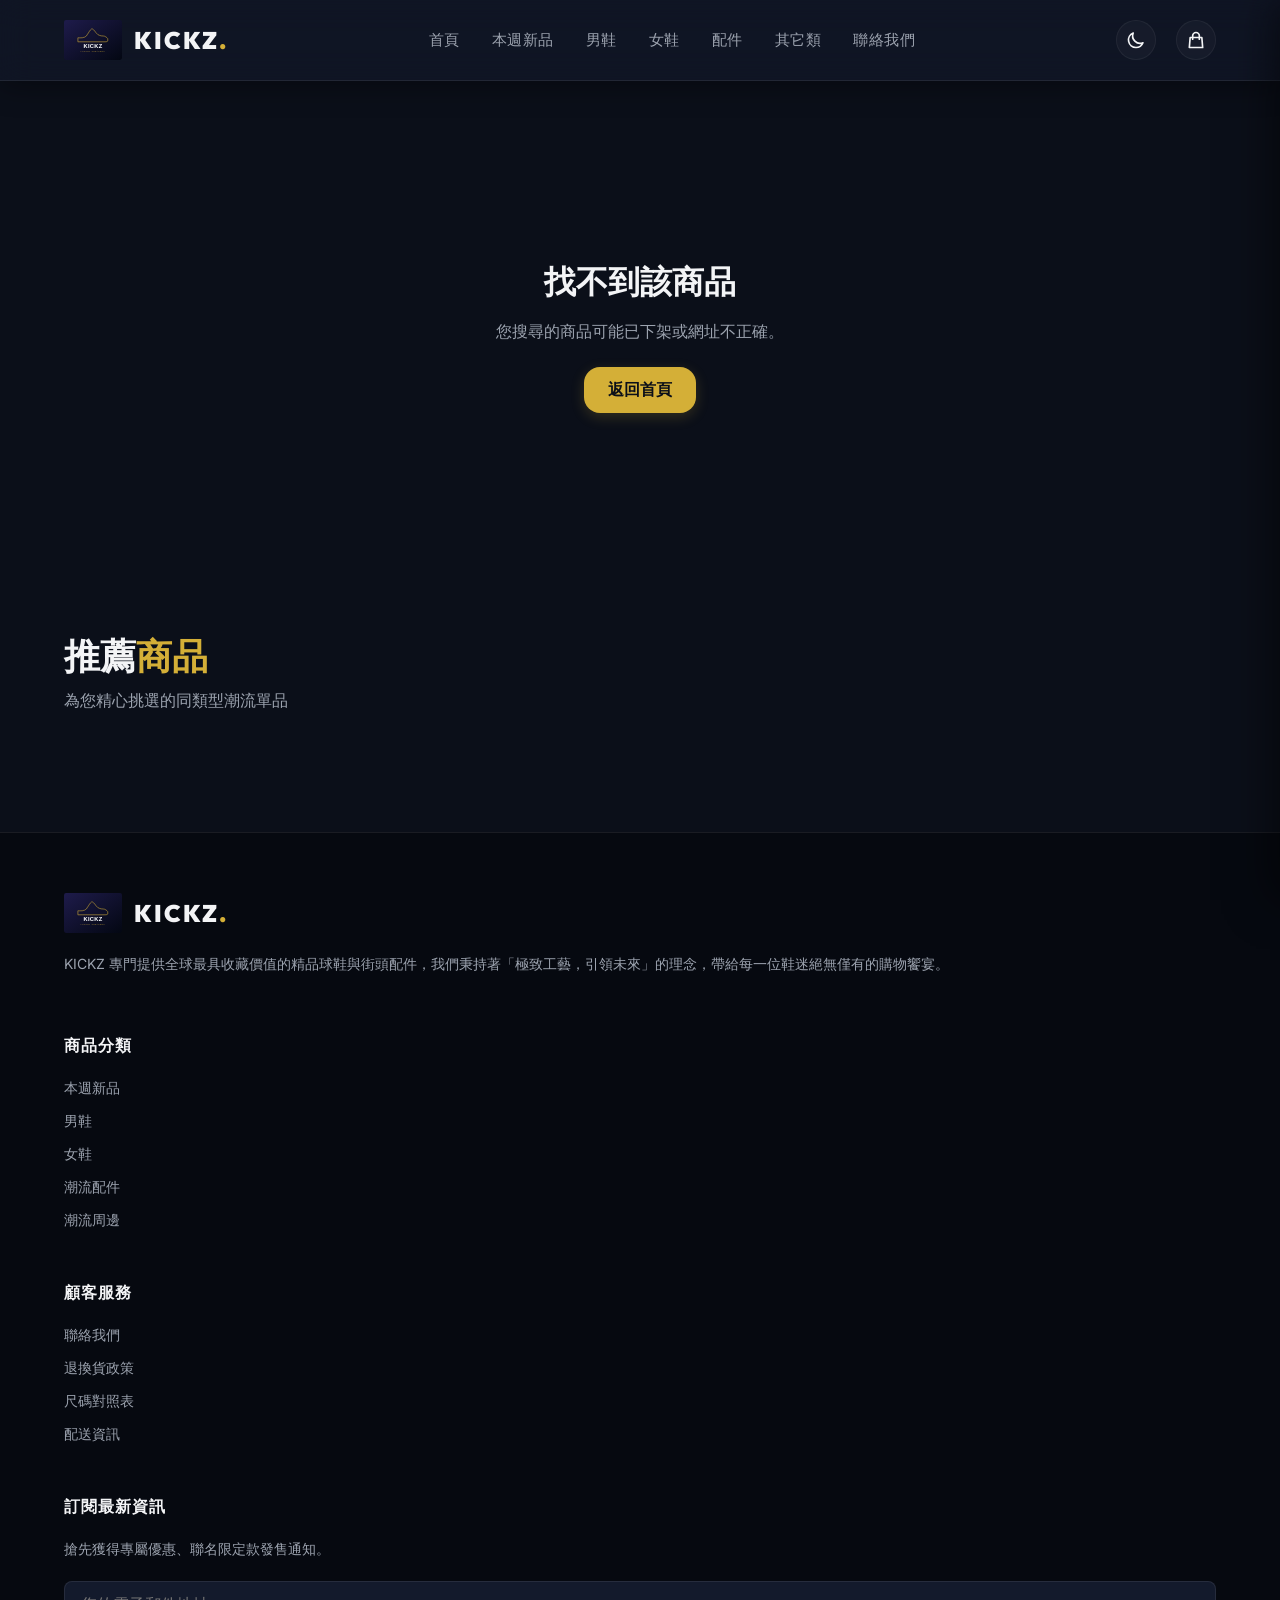
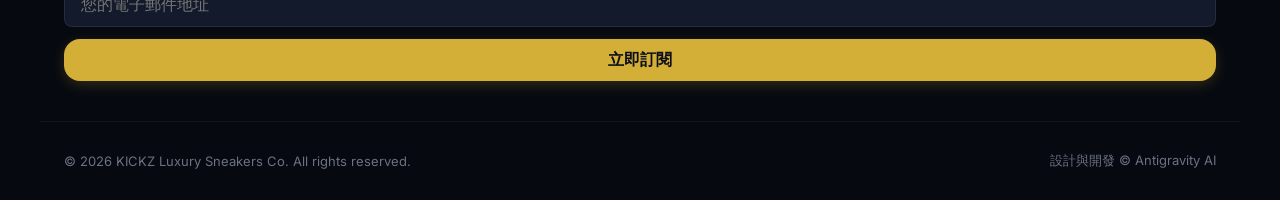
<file: product.html>
<!DOCTYPE html>
<html lang="zh-Hant">
<head>
  <meta charset="UTF-8">
  <meta name="viewport" content="width=device-width, initial-scale=1.0">
  <title>商品詳情 | KICKZ | 頂級球鞋專賣店</title>
  <link rel="stylesheet" href="style.css">
</head>
<body>

  <!-- Header -->
  <header>
    <div class="container header-container">
      <a href="index.html" class="logo">
        <img src="assets/logo.svg" alt="KICKZ LOGO">
        <span>KICKZ<span class="logo-accent">.</span></span>
      </a>
      
      <nav>
        <a href="index.html">首頁</a>
        <a href="new-arrivals.html">本週新品</a>
        <a href="mens.html">男鞋</a>
        <a href="womens.html">女鞋</a>
        <a href="accessories.html">配件</a>
        <a href="others.html">其它類</a>
        <a href="contact.html">聯絡我們</a>
      </nav>

      <div class="header-actions">
        <a href="#" id="theme-toggle" class="icon-btn" title="切換主題">
          <svg style="width: 20px; height: 20px;" fill="none" stroke="currentColor" viewBox="0 0 24 24" xmlns="http://www.w3.org/2000/svg"><path stroke-linecap="round" stroke-linejoin="round" stroke-width="2" d="M20.354 15.354A9 9 0 018.646 3.646 9.003 9.003 0 0012 21a9.003 9.003 0 008.354-5.646z"></path></svg>
        </a>
        <a href="#" id="cart-btn" class="icon-btn" title="購物車">
          <svg style="width: 20px; height: 20px;" fill="none" stroke="currentColor" viewBox="0 0 24 24" xmlns="http://www.w3.org/2000/svg"><path stroke-linecap="round" stroke-linejoin="round" stroke-width="2" d="M16 11V7a4 4 0 00-8 0v4M5 9h14l1 12H4L5 9z"></path></svg>
          <span id="cart-badge" class="badge" style="display: none;">0</span>
        </a>
      </div>
    </div>
  </header>

  <!-- Breadcrumbs & Details Container -->
  <main class="container" style="padding-top: 20px;">
    <!-- Breadcrumbs -->
    <div style="font-size: 14px; color: var(--text-secondary); margin-bottom: 20px;" id="breadcrumbs">
      <a href="index.html">首頁</a> &gt; <span id="breadcrumb-category">分類</span> &gt; <span id="breadcrumb-title" style="color: var(--text-primary); font-weight: 600;">商品名稱</span>
    </div>

    <!-- Details Grid -->
    <div class="detail-grid" id="product-detail-layout">
      <!-- Image box -->
      <div class="detail-img-box">
        <img id="main-product-img" src="" alt="Product Image">
      </div>
      
      <!-- Content info -->
      <div class="detail-content">
        <span class="detail-cat" id="detail-category">Category</span>
        <h1 class="detail-title" id="detail-title">Loading Product Title...</h1>
        
        <div class="detail-reviews">
          <span class="product-rating" style="font-size: 15px;" id="detail-rating-stars">
            <!-- Stars dynamic -->
          </span>
          <span style="color: var(--text-secondary); font-size: 14px;" id="detail-reviews-count">(0 則評論)</span>
        </div>

        <div class="detail-price" id="detail-price">NT$ 0</div>
        
        <p class="detail-desc" id="detail-desc">
          載入中，請稍候...
        </p>

        <!-- Size Picker Section -->
        <h4 class="detail-section-title">選擇尺寸</h4>
        <div class="sizes-grid" id="sizes-container">
          <!-- Injected by JS -->
        </div>

        <!-- Features Bullet Points -->
        <h4 class="detail-section-title">產品特色</h4>
        <ul class="detail-features" id="features-container">
          <!-- Injected by JS -->
        </ul>

        <!-- Action Buttons -->
        <div class="actions-row">
          <button class="btn btn-primary" id="add-to-cart-action" style="flex-grow: 1; padding: 16px;">加入購物車</button>
          <button class="btn btn-secondary" onclick="showToast('商品已加入追蹤清單！')" style="padding: 16px; width: 60px;">
            <svg style="width: 20px; height: 20px;" fill="none" stroke="currentColor" viewBox="0 0 24 24" xmlns="http://www.w3.org/2000/svg"><path stroke-linecap="round" stroke-linejoin="round" stroke-width="2" d="M4.318 6.318a4.5 4.5 0 000 6.364L12 20.364l7.682-7.682a4.5 4.5 0 00-6.364-6.364L12 7.636l-1.318-1.318a4.5 4.5 0 00-6.364 0z"></path></svg>
          </button>
        </div>
      </div>
    </div>
  </main>

  <!-- Related Products Shelf -->
  <section class="container" style="margin-top: 60px;">
    <div class="section-header">
      <div>
        <h2 class="section-title">推薦<span>商品</span></h2>
        <p class="section-subtitle">為您精心挑選的同類型潮流單品</p>
      </div>
    </div>
    <div class="product-grid" id="related-grid">
      <!-- Injected by JS -->
    </div>
  </section>

  <!-- Footer -->
  <footer>
    <div class="container footer-grid">
      <div class="footer-col">
        <a href="index.html" class="logo" style="margin-bottom: 20px;">
          <img src="assets/logo.svg" alt="KICKZ">
          <span>KICKZ<span class="logo-accent">.</span></span>
        </a>
        <p>KICKZ 專門提供全球最具收藏價值的精品球鞋與街頭配件，我們秉持著「極致工藝，引領未來」的理念，帶給每一位鞋迷絕無僅有的購物饗宴。</p>
      </div>
      <div class="footer-col">
        <h3>商品分類</h3>
        <ul>
          <li><a href="new-arrivals.html">本週新品</a></li>
          <li><a href="mens.html">男鞋</a></li>
          <li><a href="womens.html">女鞋</a></li>
          <li><a href="accessories.html">潮流配件</a></li>
          <li><a href="others.html">潮流周邊</a></li>
        </ul>
      </div>
      <div class="footer-col">
        <h3>顧客服務</h3>
        <ul>
          <li><a href="contact.html">聯絡我們</a></li>
          <li><a href="#">退換貨政策</a></li>
          <li><a href="#">尺碼對照表</a></li>
          <li><a href="#">配送資訊</a></li>
        </ul>
      </div>
      <div class="footer-col footer-newsletter">
        <h3>訂閱最新資訊</h3>
        <p>搶先獲得專屬優惠、聯名限定款發售通知。</p>
        <input type="email" placeholder="您的電子郵件地址">
        <button class="btn btn-primary" style="width: 100%; padding: 10px;">立即訂閱</button>
      </div>
    </div>
    <div class="container footer-bottom">
      <p>&copy; 2026 KICKZ Luxury Sneakers Co. All rights reserved.</p>
      <p>設計與開發 &copy; Antigravity AI</p>
    </div>
  </footer>

  <!-- Shopping Cart Drawer Overlay -->
  <div id="cart-overlay" class="cart-overlay"></div>
  
  <!-- Shopping Cart Drawer -->
  <div id="cart-drawer" class="cart-drawer">
    <div class="cart-header">
      <div class="cart-title">購物車清單</div>
      <button id="cart-close" class="cart-close-btn">&times;</button>
    </div>
    <div class="cart-items" id="cart-items-container">
      <!-- Injected by JS -->
    </div>
    <div class="cart-footer">
      <div class="cart-summary-row">
        <span class="cart-total-label">總計金額:</span>
        <span class="cart-total-price" id="cart-total-price">NT$ 0</span>
      </div>
      <button class="btn btn-primary" style="width: 100%;" onclick="showToast('感謝您的購買！此為展示專案，結帳功能已模擬完成。')">立即結帳</button>
    </div>
  </div>

  <!-- Scripts -->
  <script src="products.js"></script>
  <script src="app.js"></script>
  <script>
    let selectedSize = '';
    
    document.addEventListener('DOMContentLoaded', () => {
      // 1. Get Product ID from URL
      const params = new URLSearchParams(window.location.search);
      const productId = parseInt(params.get('id'));
      
      const product = getProductById(productId);
      
      if (!product) {
        // Render 404 or redirect
        document.getElementById('product-detail-layout').innerHTML = `
          <div style="grid-column: 1/-1; text-align: center; padding: 100px 0;">
            <h2 style="font-family: var(--font-display); font-size: 32px; margin-bottom: 16px;">找不到該商品</h2>
            <p style="color: var(--text-secondary); margin-bottom: 24px;">您搜尋的商品可能已下架或網址不正確。</p>
            <a href="index.html" class="btn btn-primary">返回首頁</a>
          </div>
        `;
        document.getElementById('breadcrumbs').style.display = 'none';
        return;
      }
      
      // 2. Hydrate Details
      document.title = `${product.name} | KICKZ | 頂級球鞋專賣店`;
      
      // Breadcrumbs
      const catText = getCategoryText(product.category);
      document.getElementById('breadcrumb-category').innerHTML = `<a href="${product.category}.html">${catText}</a>`;
      document.getElementById('breadcrumb-title').textContent = product.name;
      
      // Main Info
      document.getElementById('main-product-img').src = product.image;
      document.getElementById('main-product-img').alt = product.name;
      document.getElementById('detail-category').textContent = getCategoryTextEng(product.category);
      document.getElementById('detail-title').textContent = product.name;
      document.getElementById('detail-price').textContent = `NT$ ${product.price.toLocaleString()}`;
      document.getElementById('detail-desc').textContent = product.description;
      
      // Stars & Reviews count
      const ratingStars = document.getElementById('detail-rating-stars');
      let starsHtml = '';
      const fullStars = Math.floor(product.rating);
      for(let i=0; i<5; i++) {
        starsHtml += `<svg viewBox="0 0 20 20" xmlns="http://www.w3.org/2000/svg" style="width: 16px; height: 16px; fill: ${i < fullStars ? 'currentColor' : 'var(--text-muted)'}"><path d="M9.049 2.927c.3-.921 1.603-.921 1.902 0l1.07 3.292a1 1 0 00.95.69h3.462c.969 0 1.371 1.24.588 1.81l-2.8 2.034a1 1 0 00-.364 1.118l1.07 3.292c.3.921-.755 1.688-1.54 1.118l-2.8-2.034a1 1 0 00-1.175 0l-2.8 2.034c-.784.57-1.838-.197-1.539-1.118l1.07-3.292a1 1 0 00-.364-1.118L2.98 8.72c-.783-.57-.38-1.81.588-1.81h3.461a1 1 0 00.951-.69l1.07-3.292z"/></svg>`;
      }
      ratingStars.innerHTML = starsHtml + ` <span style="margin-left: 6px; color: var(--text-primary); font-weight: 600;">${product.rating}</span>`;
      document.getElementById('detail-reviews-count').textContent = `(${product.reviews} 則顧客評論)`;
      
      // Hydrate Sizes
      const sizesContainer = document.getElementById('sizes-container');
      let sizesHtml = '';
      product.sizes.forEach((size, idx) => {
        // Set first size as default selected
        if (idx === 0) selectedSize = size;
        sizesHtml += `<div class="size-option ${idx === 0 ? 'active' : ''}" onclick="selectSize('${size}', this)">${size}</div>`;
      });
      sizesContainer.innerHTML = sizesHtml;
      
      // Hydrate Features
      const featuresContainer = document.getElementById('features-container');
      let featuresHtml = '';
      product.features.forEach(feat => {
        featuresHtml += `<li>${feat}</li>`;
      });
      featuresContainer.innerHTML = featuresHtml;
      
      // Set Add To Cart Action
      document.getElementById('add-to-cart-action').addEventListener('click', () => {
        addToCart(product.id, selectedSize);
      });
      
      // 3. Hydrate Related Products
      const relatedGrid = document.getElementById('related-grid');
      const relatedProducts = PRODUCTS.filter(p => p.category === product.category && p.id !== product.id).slice(0, 4);
      
      let relatedHtml = '';
      relatedProducts.forEach(rel => {
        relatedHtml += `
          <div class="product-card">
            ${rel.isNew ? '<span class="badge-tag badge-new">NEW</span>' : rel.isFeatured ? '<span class="badge-tag badge-featured">HOT</span>' : ''}
            <div class="product-img-container">
              <img src="${rel.image}" alt="${rel.name}">
            </div>
            <div class="product-info">
              <span class="product-cat">${getCategoryText(rel.category)}</span>
              <a href="product.html?id=${rel.id}" class="product-name">${rel.name}</a>
              <div class="product-meta">
                <span class="product-price">NT$ ${rel.price.toLocaleString()}</span>
                <span class="product-rating">
                  <svg viewBox="0 0 20 20" xmlns="http://www.w3.org/2000/svg"><path d="M9.049 2.927c.3-.921 1.603-.921 1.902 0l1.07 3.292a1 1 0 00.95.69h3.462c.969 0 1.371 1.24.588 1.81l-2.8 2.034a1 1 0 00-.364 1.118l1.07 3.292c.3.921-.755 1.688-1.54 1.118l-2.8-2.034a1 1 0 00-1.175 0l-2.8 2.034c-.784.57-1.838-.197-1.539-1.118l1.07-3.292a1 1 0 00-.364-1.118L2.98 8.72c-.783-.57-.38-1.81.588-1.81h3.461a1 1 0 00.951-.69l1.07-3.292z"/></svg>
                  <span>${rel.rating}</span>
                </span>
              </div>
            </div>
          </div>
        `;
      });
      relatedGrid.innerHTML = relatedHtml || `<div style="grid-column: 1/-1; text-align: center; color: var(--text-muted);">沒有其他推薦商品。</div>`;
    });

    // Helper functions
    function selectSize(size, element) {
      selectedSize = size;
      const options = document.querySelectorAll('.size-option');
      options.forEach(opt => opt.classList.remove('active'));
      element.classList.add('active');
    }

    function getCategoryText(cat) {
      const mapping = {
        'men': '男鞋',
        'women': '女鞋',
        'accessories': '潮流配件',
        'others': '其它類'
      };
      return mapping[cat] || cat;
    }

    function getCategoryTextEng(cat) {
      const mapping = {
        'men': 'MENS RUNNING',
        'women': 'WOMENS RUNNING',
        'accessories': 'STREETWEAR ACCESSORIES',
        'others': 'SNEAKER CARE'
      };
      return mapping[cat] || cat;
    }
  </script>
</body>
</html>
</file>
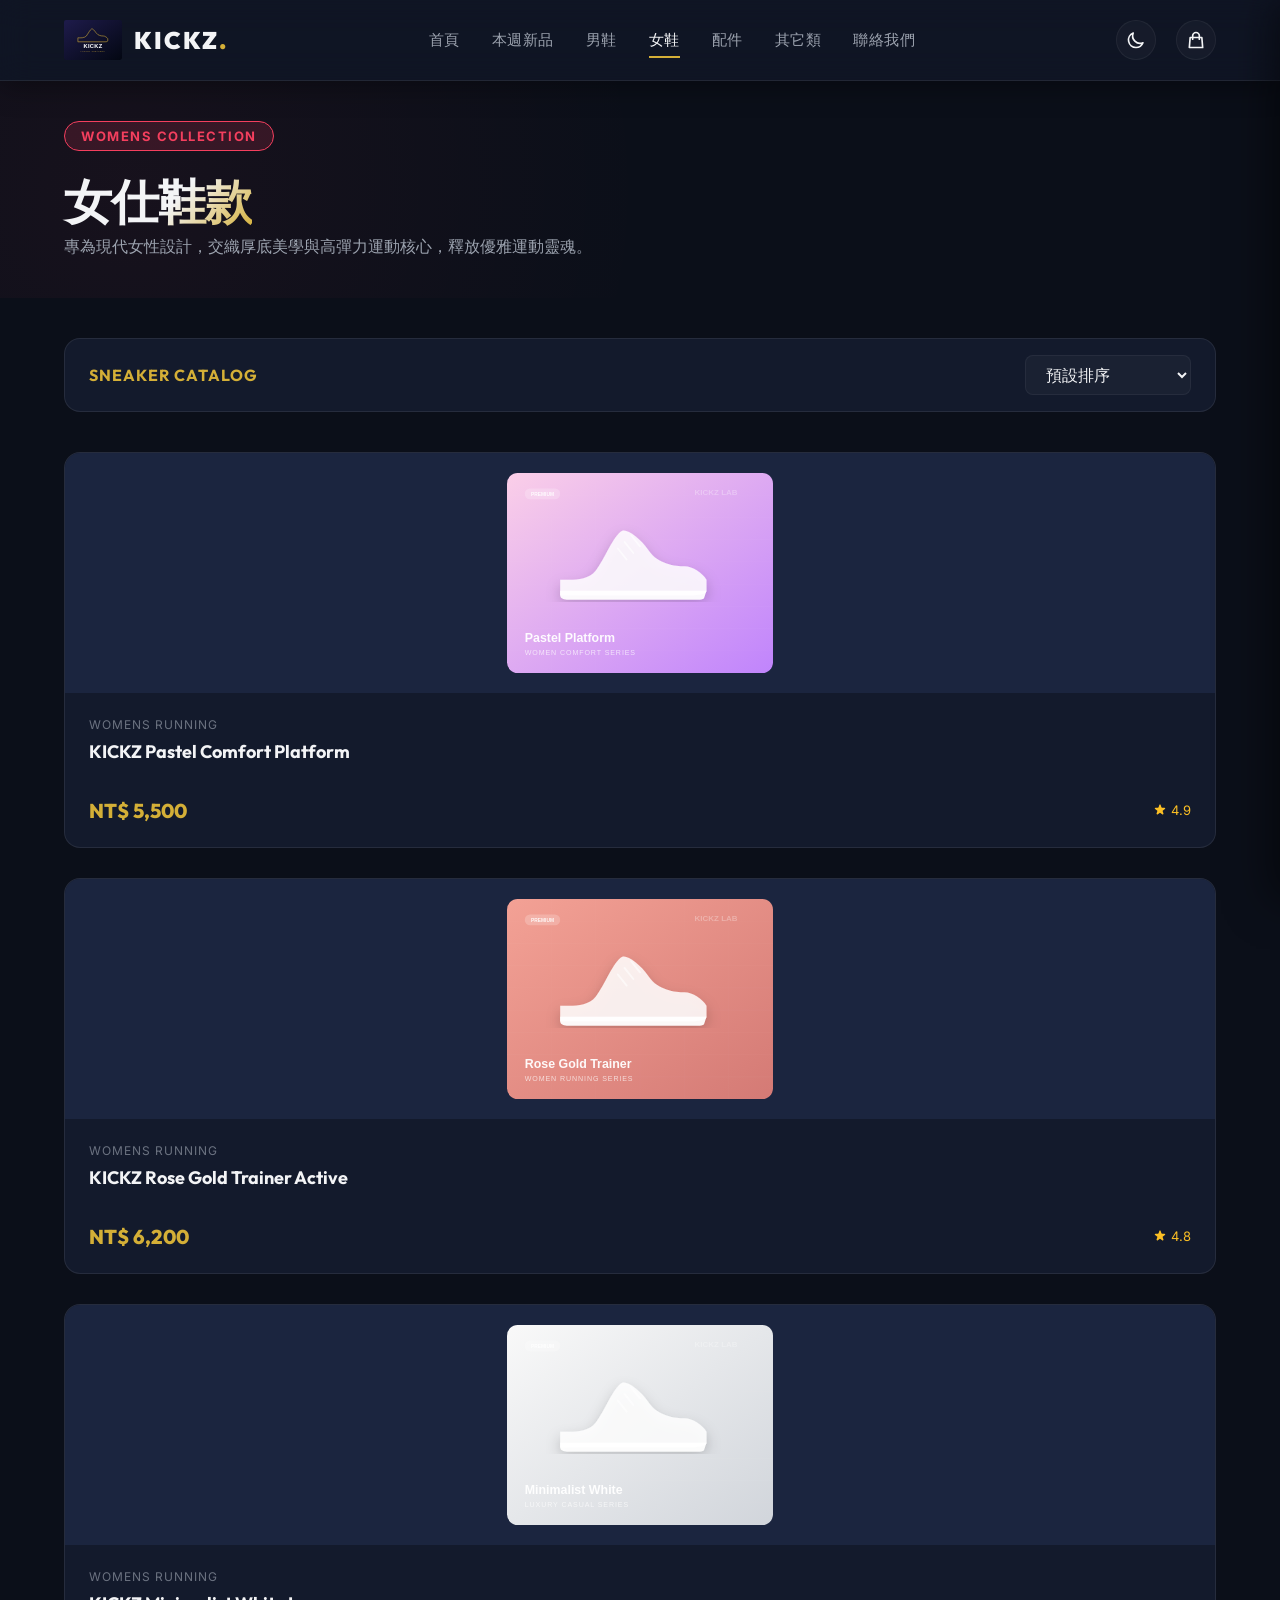
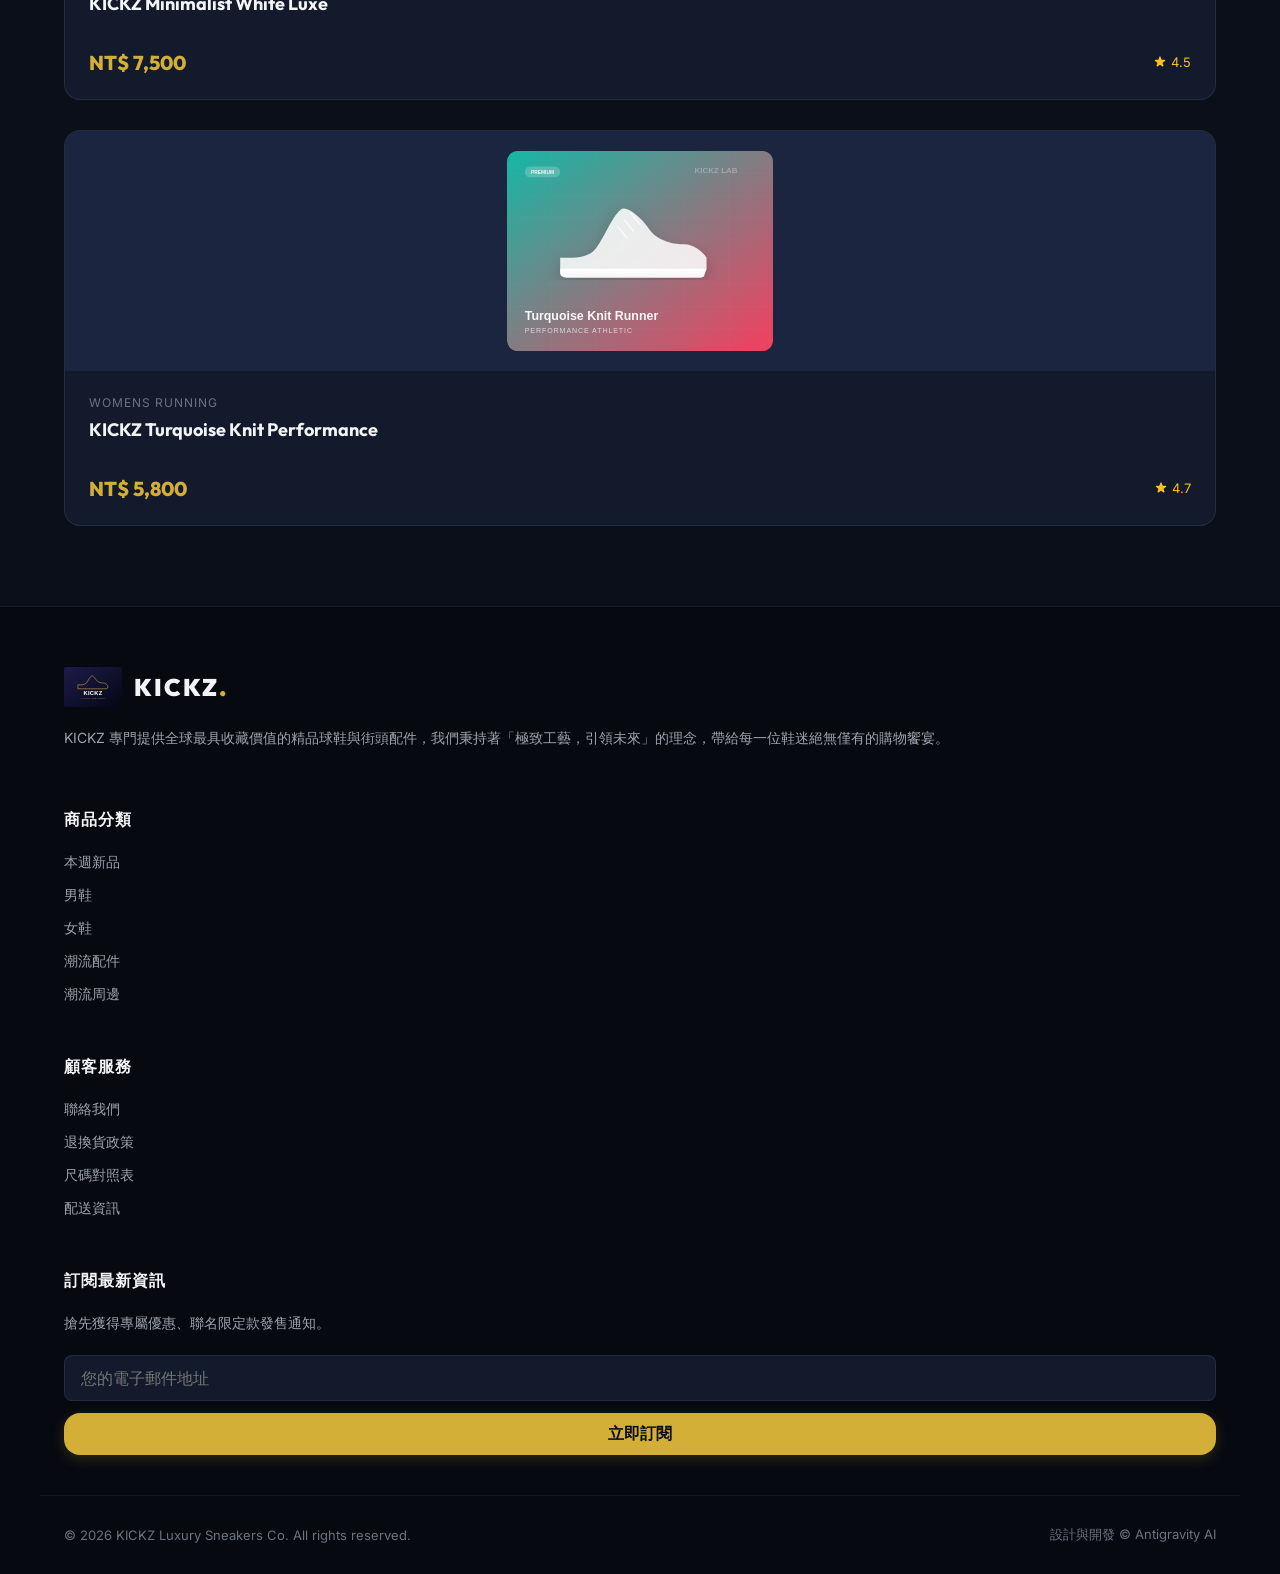
<file: womens.html>
<!DOCTYPE html>
<html lang="zh-Hant">
<head>
  <meta charset="UTF-8">
  <meta name="viewport" content="width=device-width, initial-scale=1.0">
  <title>女仕鞋款 | KICKZ | 頂級球鞋專賣店</title>
  <meta name="description" content="選購 KICKZ 頂級女仕運動厚底鞋、金屬感跑鞋與極簡奢華皮革小白鞋。">
  <link rel="stylesheet" href="style.css">
</head>
<body>

  <!-- Header -->
  <header>
    <div class="container header-container">
      <a href="index.html" class="logo">
        <img src="assets/logo.svg" alt="KICKZ LOGO">
        <span>KICKZ<span class="logo-accent">.</span></span>
      </a>
      
      <nav>
        <a href="index.html">首頁</a>
        <a href="new-arrivals.html">本週新品</a>
        <a href="mens.html">男鞋</a>
        <a href="womens.html" class="active">女鞋</a>
        <a href="accessories.html">配件</a>
        <a href="others.html">其它類</a>
        <a href="contact.html">聯絡我們</a>
      </nav>

      <div class="header-actions">
        <a href="#" id="theme-toggle" class="icon-btn" title="切換主題">
          <svg style="width: 20px; height: 20px;" fill="none" stroke="currentColor" viewBox="0 0 24 24" xmlns="http://www.w3.org/2000/svg"><path stroke-linecap="round" stroke-linejoin="round" stroke-width="2" d="M20.354 15.354A9 9 0 018.646 3.646 9.003 9.003 0 0012 21a9.003 9.003 0 008.354-5.646z"></path></svg>
        </a>
        <a href="#" id="cart-btn" class="icon-btn" title="購物車">
          <svg style="width: 20px; height: 20px;" fill="none" stroke="currentColor" viewBox="0 0 24 24" xmlns="http://www.w3.org/2000/svg"><path stroke-linecap="round" stroke-linejoin="round" stroke-width="2" d="M16 11V7a4 4 0 00-8 0v4M5 9h14l1 12H4L5 9z"></path></svg>
          <span id="cart-badge" class="badge" style="display: none;">0</span>
        </a>
      </div>
    </div>
  </header>

  <!-- Banner -->
  <section class="hero" style="padding: 40px 0; background: radial-gradient(circle at 10% 50%, rgba(244, 63, 94, 0.05), transparent 45%);">
    <div class="container">
      <span class="hero-tag" style="background: rgba(244, 63, 94, 0.15); border-color: var(--accent-pink); color: var(--accent-pink);">WOMENS COLLECTION</span>
      <h1 class="hero-title" style="font-size: 48px; margin-bottom: 8px;">女仕<span>鞋款</span></h1>
      <p style="color: var(--text-secondary);">專為現代女性設計，交織厚底美學與高彈力運動核心，釋放優雅運動靈魂。</p>
    </div>
  </section>

  <!-- Filter & Sort Bar -->
  <section class="container" style="margin-top: 40px;">
    <div class="filter-bar">
      <div class="filters-left">
        <span style="font-family: var(--font-display); font-weight: 700; color: var(--primary); letter-spacing: 1px;">SNEAKER CATALOG</span>
      </div>
      <div>
        <select class="sort-select" id="sort-select" onchange="sortProducts()">
          <option value="default">預設排序</option>
          <option value="price-asc">價格：由低到高</option>
          <option value="price-desc">價格：由高到低</option>
          <option value="rating">評價：由高到低</option>
        </select>
      </div>
    </div>

    <!-- Product Grid -->
    <div class="product-grid" id="products-grid">
      <!-- Injected by JS -->
    </div>
  </section>

  <!-- Footer -->
  <footer>
    <div class="container footer-grid">
      <div class="footer-col">
        <a href="index.html" class="logo" style="margin-bottom: 20px;">
          <img src="assets/logo.svg" alt="KICKZ">
          <span>KICKZ<span class="logo-accent">.</span></span>
        </a>
        <p>KICKZ 專門提供全球最具收藏價值的精品球鞋與街頭配件，我們秉持著「極致工藝，引領未來」的理念，帶給每一位鞋迷絕無僅有的購物饗宴。</p>
      </div>
      <div class="footer-col">
        <h3>商品分類</h3>
        <ul>
          <li><a href="new-arrivals.html">本週新品</a></li>
          <li><a href="mens.html">男鞋</a></li>
          <li><a href="womens.html">女鞋</a></li>
          <li><a href="accessories.html">潮流配件</a></li>
          <li><a href="others.html">潮流周邊</a></li>
        </ul>
      </div>
      <div class="footer-col">
        <h3>顧客服務</h3>
        <ul>
          <li><a href="contact.html">聯絡我們</a></li>
          <li><a href="#">退換貨政策</a></li>
          <li><a href="#">尺碼對照表</a></li>
          <li><a href="#">配送資訊</a></li>
        </ul>
      </div>
      <div class="footer-col footer-newsletter">
        <h3>訂閱最新資訊</h3>
        <p>搶先獲得專屬優惠、聯名限定款發售通知。</p>
        <input type="email" placeholder="您的電子郵件地址">
        <button class="btn btn-primary" style="width: 100%; padding: 10px;">立即訂閱</button>
      </div>
    </div>
    <div class="container footer-bottom">
      <p>&copy; 2026 KICKZ Luxury Sneakers Co. All rights reserved.</p>
      <p>設計與開發 &copy; Antigravity AI</p>
    </div>
  </footer>

  <!-- Shopping Cart Drawer Overlay -->
  <div id="cart-overlay" class="cart-overlay"></div>
  
  <!-- Shopping Cart Drawer -->
  <div id="cart-drawer" class="cart-drawer">
    <div class="cart-header">
      <div class="cart-title">購物車清單</div>
      <button id="cart-close" class="cart-close-btn">&times;</button>
    </div>
    <div class="cart-items" id="cart-items-container">
      <!-- Injected by JS -->
    </div>
    <div class="cart-footer">
      <div class="cart-summary-row">
        <span class="cart-total-label">總計金額:</span>
        <span class="cart-total-price" id="cart-total-price">NT$ 0</span>
      </div>
      <button class="btn btn-primary" style="width: 100%;" onclick="showToast('感謝您的購買！此為展示專案，結帳功能已模擬完成。')">立即結帳</button>
    </div>
  </div>

  <!-- Scripts -->
  <script src="products.js"></script>
  <script src="app.js"></script>
  <script>
    let currentSort = 'default';
    
    document.addEventListener('DOMContentLoaded', () => {
      renderProducts();
    });

    function sortProducts() {
      currentSort = document.getElementById('sort-select').value;
      renderProducts();
    }

    function renderProducts() {
      const grid = document.getElementById('products-grid');
      let items = getProductsByCategory('women');
      
      // Sort
      if (currentSort === 'price-asc') {
        items.sort((a, b) => a.price - b.price);
      } else if (currentSort === 'price-desc') {
        items.sort((a, b) => b.price - a.price);
      } else if (currentSort === 'rating') {
        items.sort((a, b) => b.rating - a.rating);
      }
      
      let html = '';
      items.forEach(product => {
        html += `
          <div class="product-card">
            ${product.isNew ? '<span class="badge-tag badge-new">NEW</span>' : product.isFeatured ? '<span class="badge-tag badge-featured">HOT</span>' : ''}
            <div class="product-img-container">
              <img src="${product.image}" alt="${product.name}">
            </div>
            <div class="product-info">
              <span class="product-cat">WOMENS RUNNING</span>
              <a href="product.html?id=${product.id}" class="product-name">${product.name}</a>
              <div class="product-meta">
                <span class="product-price">NT$ ${product.price.toLocaleString()}</span>
                <span class="product-rating">
                  <svg viewBox="0 0 20 20" xmlns="http://www.w3.org/2000/svg"><path d="M9.049 2.927c.3-.921 1.603-.921 1.902 0l1.07 3.292a1 1 0 00.95.69h3.462c.969 0 1.371 1.24.588 1.81l-2.8 2.034a1 1 0 00-.364 1.118l1.07 3.292c.3.921-.755 1.688-1.54 1.118l-2.8-2.034a1 1 0 00-1.175 0l-2.8 2.034c-.784.57-1.838-.197-1.539-1.118l1.07-3.292a1 1 0 00-.364-1.118L2.98 8.72c-.783-.57-.38-1.81.588-1.81h3.461a1 1 0 00.951-.69l1.07-3.292z"/></svg>
                  <span>${product.rating}</span>
                </span>
              </div>
            </div>
          </div>
        `;
      });
      
      grid.innerHTML = html;
    }
  </script>
</body>
</html>
</file>
<file: style.css>
@import url('https://fonts.googleapis.com/css2?family=Inter:wght@300;400;500;600&family=Outfit:wght@400;500;600;700;800;900&display=swap');

:root {
  --font-display: 'Outfit', 'Inter', sans-serif;
  --font-body: 'Inter', sans-serif;

  /* Premium Color Palette */
  --bg-primary: #0b0f19;
  --bg-secondary: #131a2c;
  --bg-tertiary: #1b253f;
  --text-primary: #f3f4f6;
  --text-secondary: #9ca3af;
  --text-muted: #6b7280;
  
  --primary: #d4af37; /* Metallic Gold Accent */
  --primary-hover: #bda130;
  --primary-glow: rgba(212, 175, 55, 0.2);
  
  --accent-neon: #10b981; /* Emerald Neon */
  --accent-pink: #f43f5e;
  
  --glass-bg: rgba(19, 26, 44, 0.6);
  --glass-border: rgba(255, 255, 255, 0.08);
  --glass-shadow: rgba(0, 0, 0, 0.4);

  --border-radius-sm: 8px;
  --border-radius-md: 16px;
  --border-radius-lg: 24px;
  --border-radius-full: 9999px;

  --transition-fast: 0.2s cubic-bezier(0.4, 0, 0.2, 1);
  --transition-smooth: 0.4s cubic-bezier(0.4, 0, 0.2, 1);
  
  --max-width: 1200px;
}

/* Light Mode Overrides if requested (kept as class for premium toggle) */
body.light-theme {
  --bg-primary: #f8fafc;
  --bg-secondary: #ffffff;
  --bg-tertiary: #f1f5f9;
  --text-primary: #0f172a;
  --text-secondary: #475569;
  --text-muted: #94a3b8;
  --glass-bg: rgba(255, 255, 255, 0.8);
  --glass-border: rgba(15, 23, 42, 0.08);
  --glass-shadow: rgba(15, 23, 42, 0.05);
  --primary: #c59b27;
  --primary-glow: rgba(197, 155, 39, 0.15);
}

/* Global Reset & Base */
* {
  margin: 0;
  padding: 0;
  box-sizing: border-box;
  -webkit-font-smoothing: antialiased;
}

html {
  scroll-behavior: smooth;
  font-size: 16px;
}

body {
  background-color: var(--bg-primary);
  color: var(--text-primary);
  font-family: var(--font-body);
  overflow-x: hidden;
  transition: background-color var(--transition-smooth), color var(--transition-smooth);
}

a {
  color: inherit;
  text-decoration: none;
  transition: color var(--transition-fast);
}

button, input, select, textarea {
  font-family: inherit;
  font-size: inherit;
  background: none;
  border: none;
  outline: none;
}

button {
  cursor: pointer;
}

img, svg {
  max-width: 100%;
  display: block;
}

/* Main Container */
.container {
  max-width: var(--max-width);
  margin: 0 auto;
  padding: 0 24px;
}

/* Navigation Header */
header {
  position: sticky;
  top: 0;
  z-index: 100;
  background: var(--glass-bg);
  backdrop-filter: blur(16px);
  -webkit-backdrop-filter: blur(16px);
  border-bottom: 1px solid var(--glass-border);
  box-shadow: 0 4px 30px var(--glass-shadow);
  transition: background var(--transition-smooth);
}

.header-container {
  display: flex;
  justify-content: space-between;
  align-items: center;
  height: 80px;
}

.logo {
  display: flex;
  align-items: center;
  gap: 12px;
  font-family: var(--font-display);
  font-weight: 900;
  font-size: 24px;
  letter-spacing: 2px;
  color: var(--text-primary);
}

.logo img {
  height: 40px;
  width: auto;
}

.logo-accent {
  color: var(--primary);
}

nav {
  display: flex;
  align-items: center;
  gap: 32px;
}

nav a {
  font-weight: 500;
  font-size: 15px;
  letter-spacing: 0.5px;
  color: var(--text-secondary);
  position: relative;
  padding: 8px 0;
}

nav a::after {
  content: '';
  position: absolute;
  bottom: 0;
  left: 0;
  width: 0;
  height: 2px;
  background-color: var(--primary);
  transition: width var(--transition-fast);
}

nav a:hover, nav a.active {
  color: var(--text-primary);
}

nav a.active::after, nav a:hover::after {
  width: 100%;
}

.header-actions {
  display: flex;
  align-items: center;
  gap: 20px;
}

.icon-btn {
  color: var(--text-primary);
  font-size: 20px;
  position: relative;
  display: flex;
  align-items: center;
  justify-content: center;
  width: 40px;
  height: 40px;
  border-radius: var(--border-radius-full);
  background: rgba(255, 255, 255, 0.03);
  border: 1px solid rgba(255, 255, 255, 0.05);
  transition: all var(--transition-fast);
}

.icon-btn:hover {
  background: var(--primary-glow);
  border-color: var(--primary);
  color: var(--primary);
  transform: translateY(-2px);
}

.badge {
  position: absolute;
  top: -4px;
  right: -4px;
  background-color: var(--accent-pink);
  color: white;
  font-size: 10px;
  font-weight: 700;
  padding: 2px 6px;
  border-radius: var(--border-radius-full);
  border: 2px solid var(--bg-primary);
}

/* Premium Buttons */
.btn {
  display: inline-flex;
  align-items: center;
  justify-content: center;
  gap: 8px;
  padding: 12px 24px;
  font-weight: 600;
  border-radius: var(--border-radius-md);
  transition: all var(--transition-fast);
  font-family: var(--font-display);
}

.btn-primary {
  background: var(--primary);
  color: #0b0f19;
  box-shadow: 0 4px 14px var(--primary-glow);
}

.btn-primary:hover {
  background: var(--primary-hover);
  box-shadow: 0 6px 20px rgba(212, 175, 55, 0.4);
  transform: translateY(-2px);
}

.btn-secondary {
  background: rgba(255, 255, 255, 0.05);
  border: 1px solid rgba(255, 255, 255, 0.1);
  color: var(--text-primary);
}

.btn-secondary:hover {
  background: rgba(255, 255, 255, 0.1);
  border-color: rgba(255, 255, 255, 0.2);
  transform: translateY(-2px);
}

/* Hero Section */
.hero {
  position: relative;
  padding: 80px 0;
  background: radial-gradient(circle at 80% 20%, rgba(212, 175, 55, 0.08), transparent 45%);
  overflow: hidden;
}

.hero-grid {
  display: grid;
  grid-template-cols: 1fr 1fr;
  align-items: center;
  gap: 60px;
}

.hero-tag {
  display: inline-block;
  padding: 6px 16px;
  background: var(--primary-glow);
  border: 1px solid var(--primary);
  color: var(--primary);
  border-radius: var(--border-radius-full);
  font-size: 13px;
  font-weight: 700;
  letter-spacing: 1.5px;
  margin-bottom: 24px;
  text-transform: uppercase;
}

.hero-title {
  font-family: var(--font-display);
  font-size: 64px;
  font-weight: 900;
  line-height: 1.1;
  letter-spacing: -1px;
  margin-bottom: 24px;
}

.hero-title span {
  background: linear-gradient(135deg, var(--text-primary) 30%, var(--primary) 100%);
  -webkit-background-clip: text;
  -webkit-text-fill-color: transparent;
}

.hero-desc {
  color: var(--text-secondary);
  font-size: 18px;
  line-height: 1.6;
  margin-bottom: 40px;
}

.hero-btns {
  display: flex;
  gap: 16px;
}

.hero-image-wrapper {
  position: relative;
  display: flex;
  justify-content: center;
  align-items: center;
}

.hero-circle-bg {
  position: absolute;
  width: 400px;
  height: 400px;
  border-radius: var(--border-radius-full);
  background: radial-gradient(circle, rgba(212, 175, 55, 0.15) 0%, transparent 70%);
  filter: blur(20px);
  z-index: 1;
}

.hero-image {
  position: relative;
  z-index: 2;
  transform: rotate(-12deg) scale(1);
  filter: drop-shadow(0 25px 50px rgba(0,0,0,0.5));
  transition: transform var(--transition-smooth);
}

.hero-image:hover {
  transform: rotate(-5deg) scale(1.05);
}

/* Feature Cards Row */
.features-row {
  display: grid;
  grid-template-cols: repeat(3, 1fr);
  gap: 24px;
  margin-bottom: 80px;
}

.feat-card {
  padding: 32px;
  background: var(--bg-secondary);
  border: 1px solid var(--glass-border);
  border-radius: var(--border-radius-md);
  transition: all var(--transition-fast);
}

.feat-card:hover {
  border-color: var(--primary);
  transform: translateY(-5px);
}

.feat-icon {
  font-size: 28px;
  color: var(--primary);
  margin-bottom: 16px;
}

.feat-card h3 {
  font-family: var(--font-display);
  font-size: 18px;
  font-weight: 700;
  margin-bottom: 12px;
}

.feat-card p {
  color: var(--text-secondary);
  font-size: 14px;
  line-height: 1.5;
}

/* Section Header */
.section-header {
  display: flex;
  justify-content: space-between;
  align-items: flex-end;
  margin-bottom: 40px;
}

.section-title {
  font-family: var(--font-display);
  font-size: 36px;
  font-weight: 800;
}

.section-title span {
  color: var(--primary);
}

.section-subtitle {
  color: var(--text-secondary);
  margin-top: 8px;
}

/* Product Catalog Grid */
.product-grid {
  display: grid;
  grid-template-cols: repeat(4, 1fr);
  gap: 30px;
  margin-bottom: 80px;
}

/* Product Card */
.product-card {
  background: var(--bg-secondary);
  border: 1px solid var(--glass-border);
  border-radius: var(--border-radius-md);
  overflow: hidden;
  position: relative;
  transition: all var(--transition-smooth);
  display: flex;
  flex-direction: column;
}

.product-card:hover {
  transform: translateY(-8px);
  border-color: rgba(212, 175, 55, 0.4);
  box-shadow: 0 12px 30px rgba(0, 0, 0, 0.3);
}

.product-img-container {
  height: 240px;
  background: var(--bg-tertiary);
  display: flex;
  justify-content: center;
  align-items: center;
  position: relative;
  overflow: hidden;
  padding: 20px;
}

.product-img-container img {
  max-height: 100%;
  object-fit: contain;
  transition: transform var(--transition-smooth);
}

.product-card:hover .product-img-container img {
  transform: scale(1.1) rotate(-3deg);
}

.badge-tag {
  position: absolute;
  top: 16px;
  left: 16px;
  padding: 4px 10px;
  font-size: 11px;
  font-weight: 700;
  border-radius: var(--border-radius-full);
  text-transform: uppercase;
  letter-spacing: 0.5px;
}

.badge-new {
  background: var(--accent-neon);
  color: #0b0f19;
}

.badge-featured {
  background: var(--primary);
  color: #0b0f19;
}

.product-info {
  padding: 24px;
  display: flex;
  flex-direction: column;
  flex-grow: 1;
}

.product-cat {
  font-size: 12px;
  color: var(--text-muted);
  text-transform: uppercase;
  letter-spacing: 1px;
  margin-bottom: 8px;
}

.product-name {
  font-family: var(--font-display);
  font-size: 18px;
  font-weight: 700;
  line-height: 1.3;
  margin-bottom: 12px;
  color: var(--text-primary);
  display: -webkit-box;
  -webkit-line-clamp: 2;
  -webkit-box-orient: vertical;
  overflow: hidden;
  height: 46px;
}

.product-meta {
  display: flex;
  justify-content: space-between;
  align-items: center;
  margin-top: auto;
}

.product-price {
  font-family: var(--font-display);
  font-size: 20px;
  font-weight: 800;
  color: var(--primary);
}

.product-rating {
  display: flex;
  align-items: center;
  gap: 4px;
  font-size: 13px;
  color: #fbbf24;
}

.product-rating svg {
  fill: currentColor;
  width: 14px;
  height: 14px;
}

/* Category Filter Bar */
.filter-bar {
  display: flex;
  justify-content: space-between;
  align-items: center;
  background: var(--bg-secondary);
  border: 1px solid var(--glass-border);
  padding: 16px 24px;
  border-radius: var(--border-radius-md);
  margin-bottom: 40px;
}

.filters-left {
  display: flex;
  gap: 12px;
  flex-wrap: wrap;
}

.filter-btn {
  padding: 8px 20px;
  border-radius: var(--border-radius-sm);
  background: rgba(255, 255, 255, 0.03);
  border: 1px solid rgba(255, 255, 255, 0.05);
  color: var(--text-secondary);
  font-weight: 500;
  font-size: 14px;
  transition: all var(--transition-fast);
}

.filter-btn:hover, .filter-btn.active {
  background: var(--primary);
  color: #0b0f19;
  border-color: var(--primary);
}

.sort-select {
  padding: 8px 16px;
  background: rgba(255, 255, 255, 0.03);
  border: 1px solid rgba(255, 255, 255, 0.05);
  color: var(--text-primary);
  border-radius: var(--border-radius-sm);
  cursor: pointer;
}

.sort-select option {
  background: var(--bg-secondary);
  color: var(--text-primary);
}

/* Detail Page Layout */
.detail-grid {
  display: grid;
  grid-template-cols: 1fr 1fr;
  gap: 60px;
  padding: 60px 0;
}

.detail-img-box {
  background: var(--bg-secondary);
  border: 1px solid var(--glass-border);
  border-radius: var(--border-radius-lg);
  padding: 40px;
  display: flex;
  justify-content: center;
  align-items: center;
  position: sticky;
  top: 120px;
  min-height: 480px;
}

.detail-img-box img {
  max-height: 400px;
  object-fit: contain;
  filter: drop-shadow(0 20px 40px rgba(0,0,0,0.3));
}

.detail-content {
  display: flex;
  flex-direction: column;
}

.detail-cat {
  font-size: 14px;
  color: var(--primary);
  font-weight: 600;
  text-transform: uppercase;
  letter-spacing: 2px;
  margin-bottom: 12px;
}

.detail-title {
  font-family: var(--font-display);
  font-size: 40px;
  font-weight: 900;
  line-height: 1.2;
  margin-bottom: 16px;
}

.detail-reviews {
  display: flex;
  align-items: center;
  gap: 8px;
  margin-bottom: 24px;
}

.detail-price {
  font-family: var(--font-display);
  font-size: 32px;
  font-weight: 800;
  color: var(--primary);
  margin-bottom: 24px;
}

.detail-desc {
  color: var(--text-secondary);
  line-height: 1.7;
  margin-bottom: 32px;
}

.detail-section-title {
  font-family: var(--font-display);
  font-size: 16px;
  font-weight: 700;
  text-transform: uppercase;
  letter-spacing: 1px;
  margin-bottom: 16px;
}

.sizes-grid {
  display: flex;
  flex-wrap: wrap;
  gap: 12px;
  margin-bottom: 32px;
}

.size-option {
  width: 50px;
  height: 50px;
  border-radius: var(--border-radius-sm);
  border: 1px solid var(--glass-border);
  background: rgba(255, 255, 255, 0.03);
  display: flex;
  align-items: center;
  justify-content: center;
  font-weight: 600;
  cursor: pointer;
  transition: all var(--transition-fast);
}

.size-option:hover, .size-option.active {
  border-color: var(--primary);
  color: var(--primary);
  background: var(--primary-glow);
}

.detail-features {
  list-style: none;
  margin-bottom: 40px;
}

.detail-features li {
  display: flex;
  align-items: center;
  gap: 12px;
  margin-bottom: 12px;
  color: var(--text-secondary);
}

.detail-features li::before {
  content: '✓';
  color: var(--accent-neon);
  font-weight: bold;
}

.actions-row {
  display: flex;
  gap: 20px;
  margin-bottom: 40px;
}

/* Contact Us Layout */
.contact-grid {
  display: grid;
  grid-template-cols: 1fr 1fr;
  gap: 60px;
  padding: 60px 0;
}

.contact-info-panel {
  display: flex;
  flex-direction: column;
  justify-content: center;
}

.contact-item {
  display: flex;
  gap: 20px;
  margin-bottom: 32px;
}

.contact-icon {
  width: 48px;
  height: 48px;
  border-radius: var(--border-radius-sm);
  background: var(--primary-glow);
  color: var(--primary);
  display: flex;
  align-items: center;
  justify-content: center;
  font-size: 20px;
  flex-shrink: 0;
}

.contact-item h4 {
  font-family: var(--font-display);
  font-size: 18px;
  margin-bottom: 6px;
}

.contact-item p {
  color: var(--text-secondary);
  font-size: 15px;
  line-height: 1.5;
}

.contact-form {
  background: var(--bg-secondary);
  border: 1px solid var(--glass-border);
  padding: 40px;
  border-radius: var(--border-radius-lg);
}

.form-group {
  margin-bottom: 24px;
}

.form-group label {
  display: block;
  font-size: 13px;
  font-weight: 600;
  text-transform: uppercase;
  letter-spacing: 1px;
  margin-bottom: 8px;
  color: var(--text-secondary);
}

.form-input {
  width: 100%;
  padding: 14px 18px;
  background: var(--bg-tertiary);
  border: 1px solid var(--glass-border);
  color: var(--text-primary);
  border-radius: var(--border-radius-sm);
  transition: border-color var(--transition-fast);
}

.form-input:focus {
  border-color: var(--primary);
}

textarea.form-input {
  min-height: 150px;
  resize: vertical;
}

/* Slide-out Drawer Cart */
.cart-drawer {
  position: fixed;
  top: 0;
  right: -450px;
  width: 450px;
  height: 100vh;
  background: var(--bg-secondary);
  border-left: 1px solid var(--glass-border);
  box-shadow: -10px 0 40px rgba(0,0,0,0.5);
  z-index: 1000;
  display: flex;
  flex-direction: column;
  transition: right var(--transition-smooth);
}

.cart-drawer.open {
  right: 0;
}

.cart-header {
  padding: 24px;
  border-bottom: 1px solid var(--glass-border);
  display: flex;
  justify-content: space-between;
  align-items: center;
}

.cart-title {
  font-family: var(--font-display);
  font-size: 20px;
  font-weight: 800;
}

.cart-close-btn {
  font-size: 24px;
  color: var(--text-secondary);
  transition: color var(--transition-fast);
}

.cart-close-btn:hover {
  color: var(--text-primary);
}

.cart-items {
  flex-grow: 1;
  overflow-y: auto;
  padding: 24px;
}

.cart-item {
  display: flex;
  gap: 16px;
  margin-bottom: 20px;
  border-bottom: 1px solid rgba(255, 255, 255, 0.05);
  padding-bottom: 20px;
}

.cart-item-img {
  width: 80px;
  height: 80px;
  background: var(--bg-tertiary);
  border-radius: var(--border-radius-sm);
  display: flex;
  justify-content: center;
  align-items: center;
  padding: 8px;
}

.cart-item-info {
  flex-grow: 1;
}

.cart-item-name {
  font-family: var(--font-display);
  font-size: 15px;
  font-weight: 600;
  margin-bottom: 4px;
}

.cart-item-meta {
  font-size: 12px;
  color: var(--text-muted);
  margin-bottom: 8px;
}

.cart-item-price {
  font-weight: 700;
  color: var(--primary);
}

.cart-item-qty {
  display: flex;
  align-items: center;
  gap: 8px;
}

.qty-btn {
  width: 24px;
  height: 24px;
  background: var(--bg-tertiary);
  border-radius: var(--border-radius-full);
  display: flex;
  align-items: center;
  justify-content: center;
  font-size: 14px;
}

.cart-footer {
  padding: 24px;
  border-top: 1px solid var(--glass-border);
  background: var(--bg-tertiary);
}

.cart-summary-row {
  display: flex;
  justify-content: space-between;
  margin-bottom: 16px;
}

.cart-total-label {
  font-size: 14px;
  color: var(--text-secondary);
}

.cart-total-price {
  font-family: var(--font-display);
  font-size: 24px;
  font-weight: 800;
  color: var(--primary);
}

/* Footer Section */
footer {
  background: #060910;
  border-top: 1px solid var(--glass-border);
  padding: 60px 0 30px;
  margin-top: 80px;
}

.footer-grid {
  display: grid;
  grid-template-cols: 2fr 1fr 1fr 1.5fr;
  gap: 40px;
  margin-bottom: 40px;
}

.footer-col h3 {
  font-family: var(--font-display);
  font-size: 16px;
  font-weight: 700;
  text-transform: uppercase;
  letter-spacing: 1px;
  margin-bottom: 20px;
  color: var(--text-primary);
}

.footer-col p {
  color: var(--text-secondary);
  font-size: 14px;
  line-height: 1.6;
  margin-bottom: 20px;
}

.footer-col ul {
  list-style: none;
}

.footer-col ul li {
  margin-bottom: 12px;
}

.footer-col ul li a {
  color: var(--text-secondary);
  font-size: 14px;
}

.footer-col ul li a:hover {
  color: var(--primary);
  padding-left: 4px;
}

.footer-newsletter input {
  width: 100%;
  padding: 12px 16px;
  background: var(--bg-secondary);
  border: 1px solid var(--glass-border);
  color: var(--text-primary);
  border-radius: var(--border-radius-sm);
  margin-bottom: 12px;
}

.footer-bottom {
  border-top: 1px solid rgba(255, 255, 255, 0.05);
  padding-top: 30px;
  display: flex;
  justify-content: space-between;
  align-items: center;
  font-size: 13px;
  color: var(--text-muted);
}

/* Cart Overlay Background */
.cart-overlay {
  position: fixed;
  top: 0;
  left: 0;
  width: 100%;
  height: 100vh;
  background: rgba(0,0,0,0.5);
  backdrop-filter: blur(4px);
  z-index: 999;
  display: none;
}

.cart-overlay.open {
  display: block;
}

/* Toast Notifications */
.toast-container {
  position: fixed;
  bottom: 24px;
  right: 24px;
  z-index: 1100;
  display: flex;
  flex-direction: column;
  gap: 12px;
}

.toast {
  background: var(--bg-secondary);
  border-left: 4px solid var(--primary);
  color: var(--text-primary);
  padding: 16px 24px;
  border-radius: var(--border-radius-sm);
  box-shadow: 0 10px 25px rgba(0,0,0,0.3);
  display: flex;
  align-items: center;
  gap: 12px;
  font-weight: 500;
  transform: translateY(100px);
  opacity: 0;
  animation: slideIn 0.3s forwards cubic-bezier(0.4, 0, 0.2, 1);
}

@keyframes slideIn {
  to {
    transform: translateY(0);
    opacity: 1;
  }
}

/* Responsive Styles */
@media (max-width: 1024px) {
  .product-grid {
    grid-template-cols: repeat(3, 1fr);
  }
}

@media (max-width: 768px) {
  .hero-grid, .detail-grid, .contact-grid, .footer-grid {
    grid-template-cols: 1fr;
    gap: 40px;
  }
  
  .hero-image-wrapper {
    order: -1;
  }
  
  .hero-title {
    font-size: 44px;
  }
  
  .product-grid {
    grid-template-cols: repeat(2, 1fr);
  }
  
  nav {
    display: none; /* Can build clean mobile menu */
  }
  
  .features-row {
    grid-template-cols: 1fr;
  }
  
  .cart-drawer {
    width: 100%;
    right: -100%;
  }
}

@media (max-width: 480px) {
  .product-grid {
    grid-template-cols: 1fr;
  }
}
</file>
